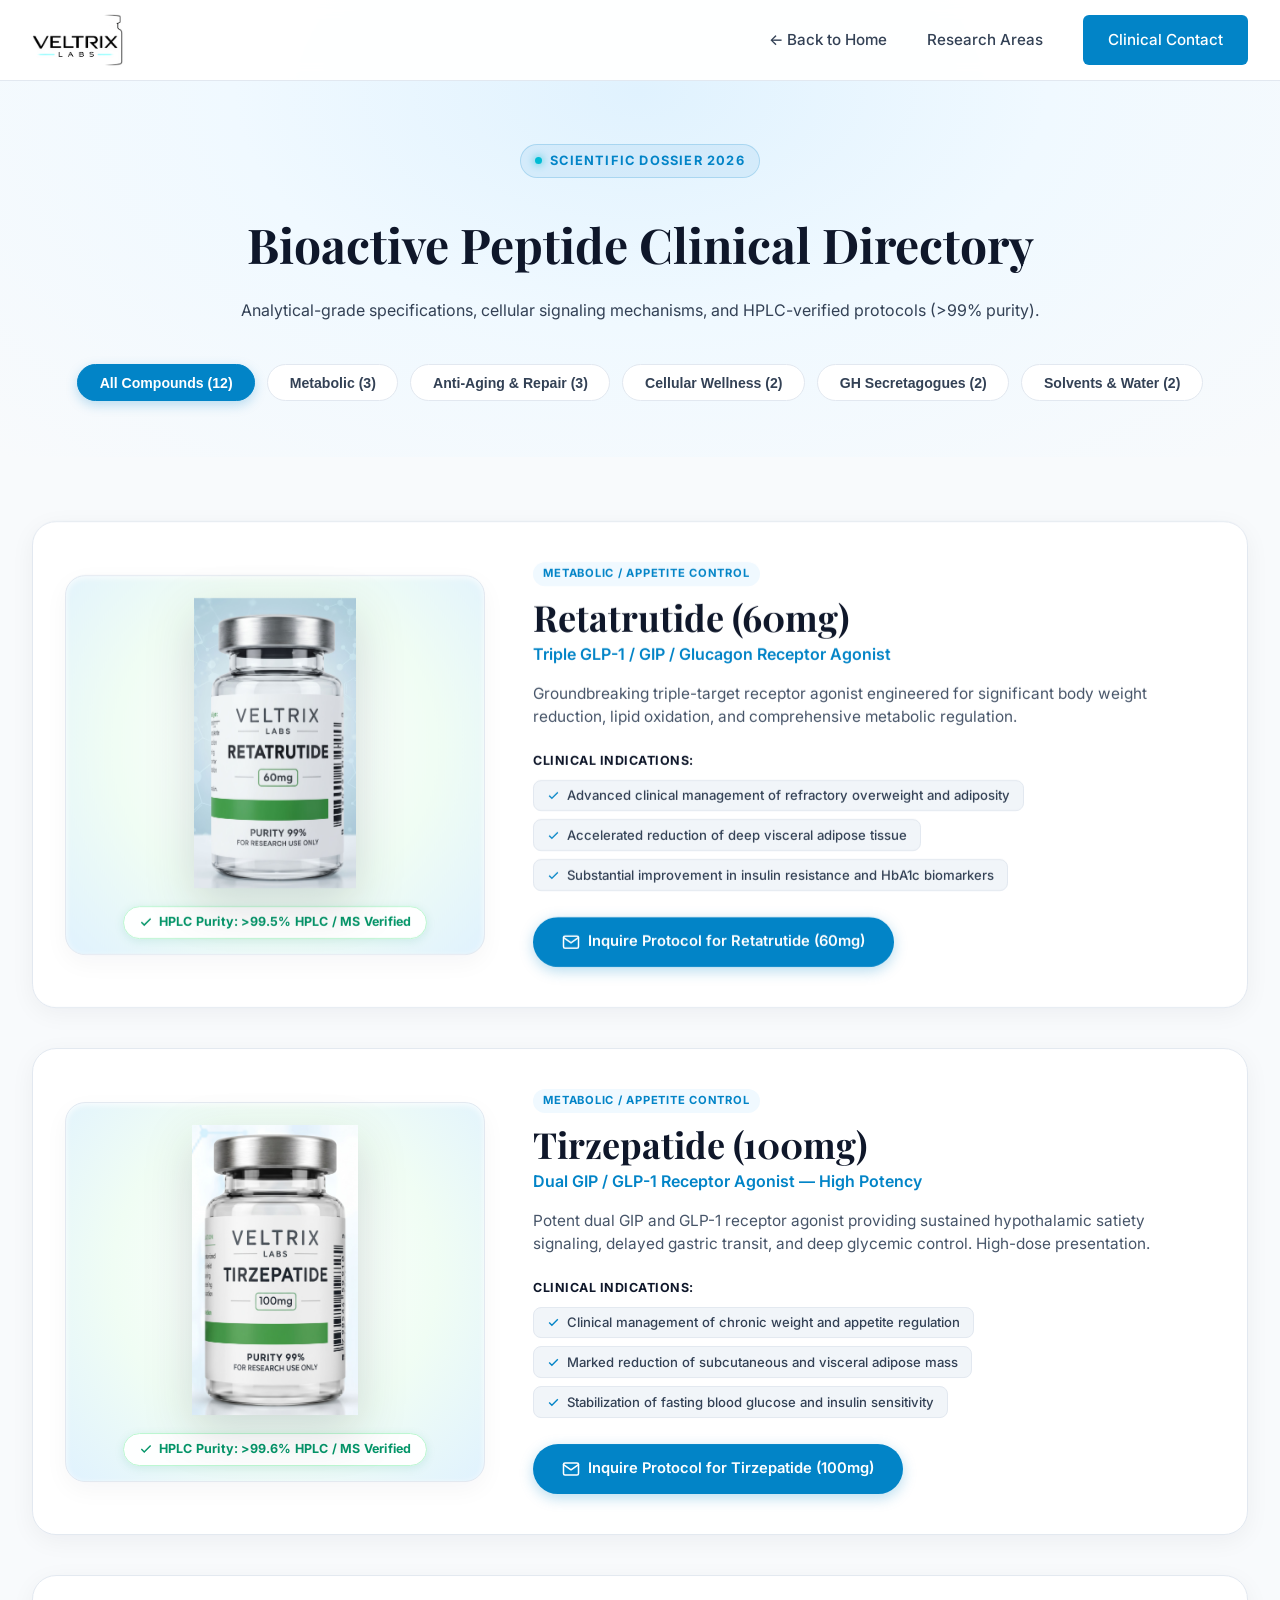
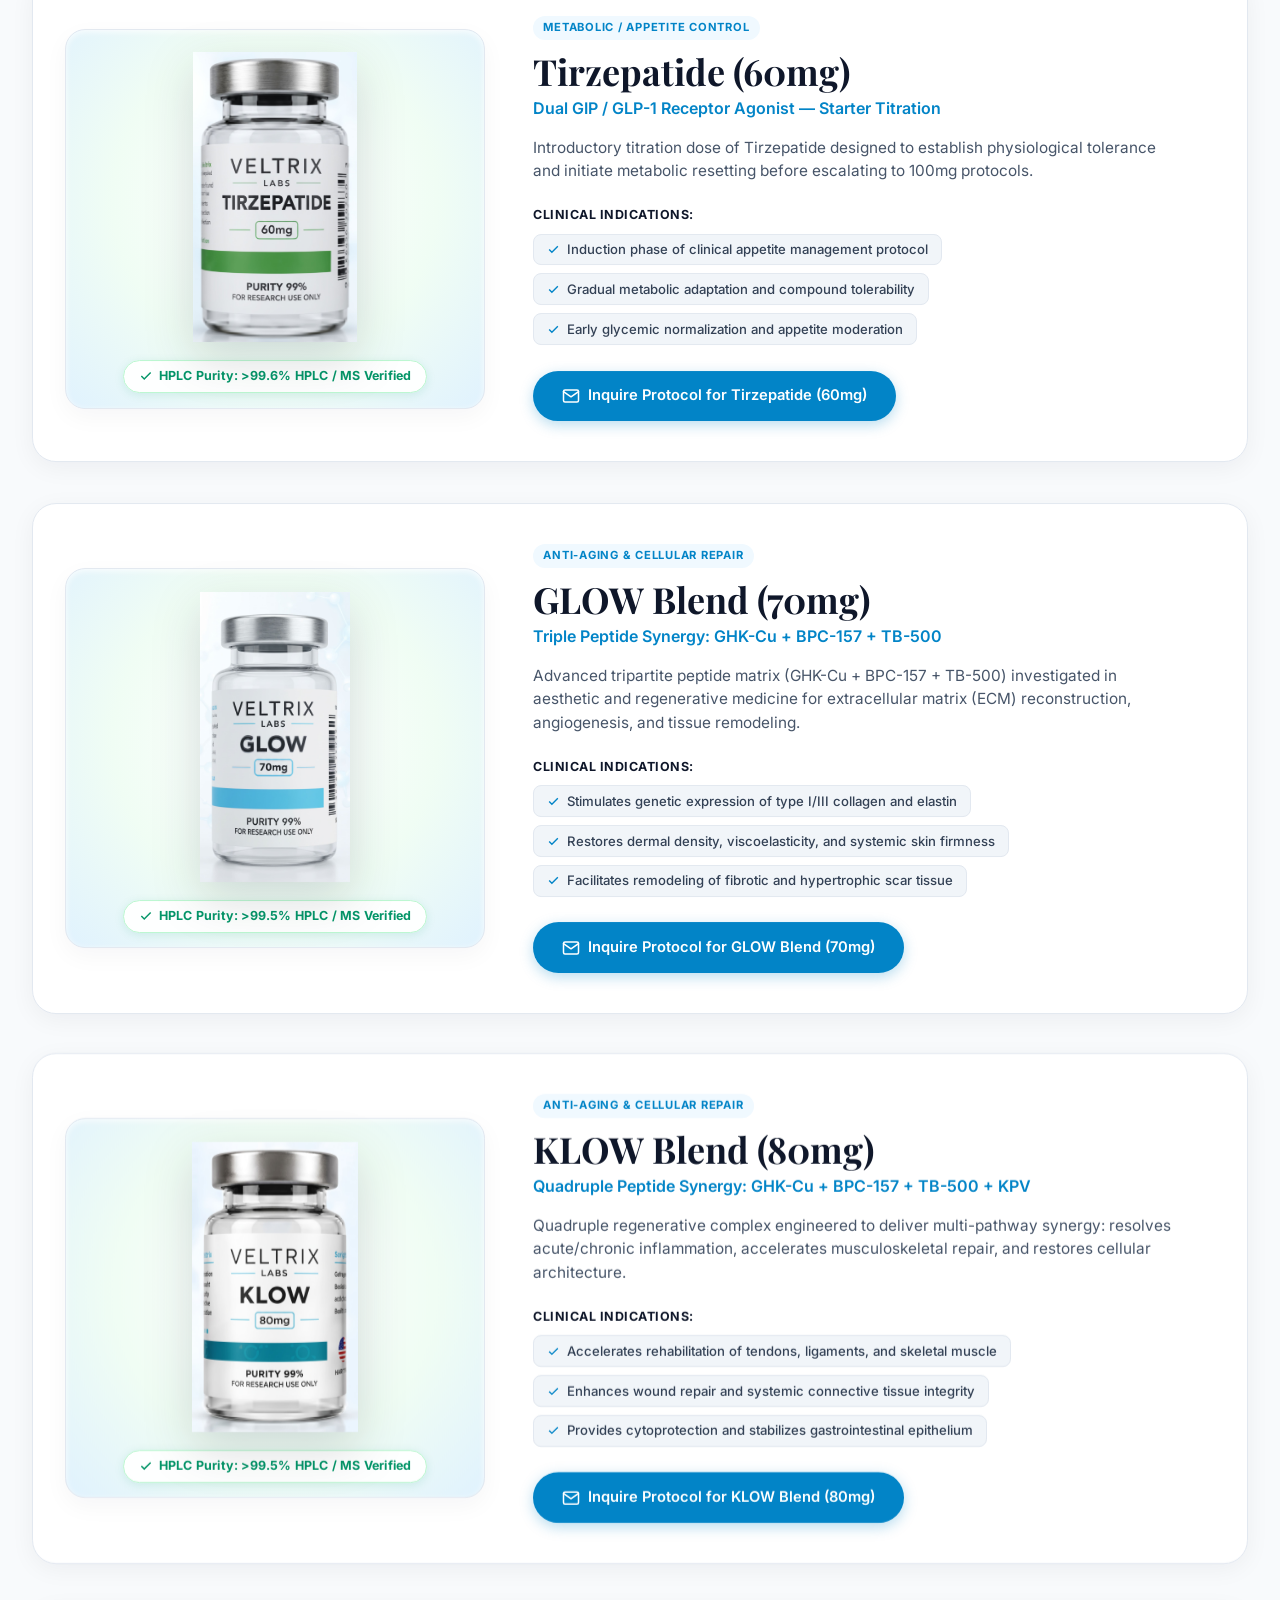
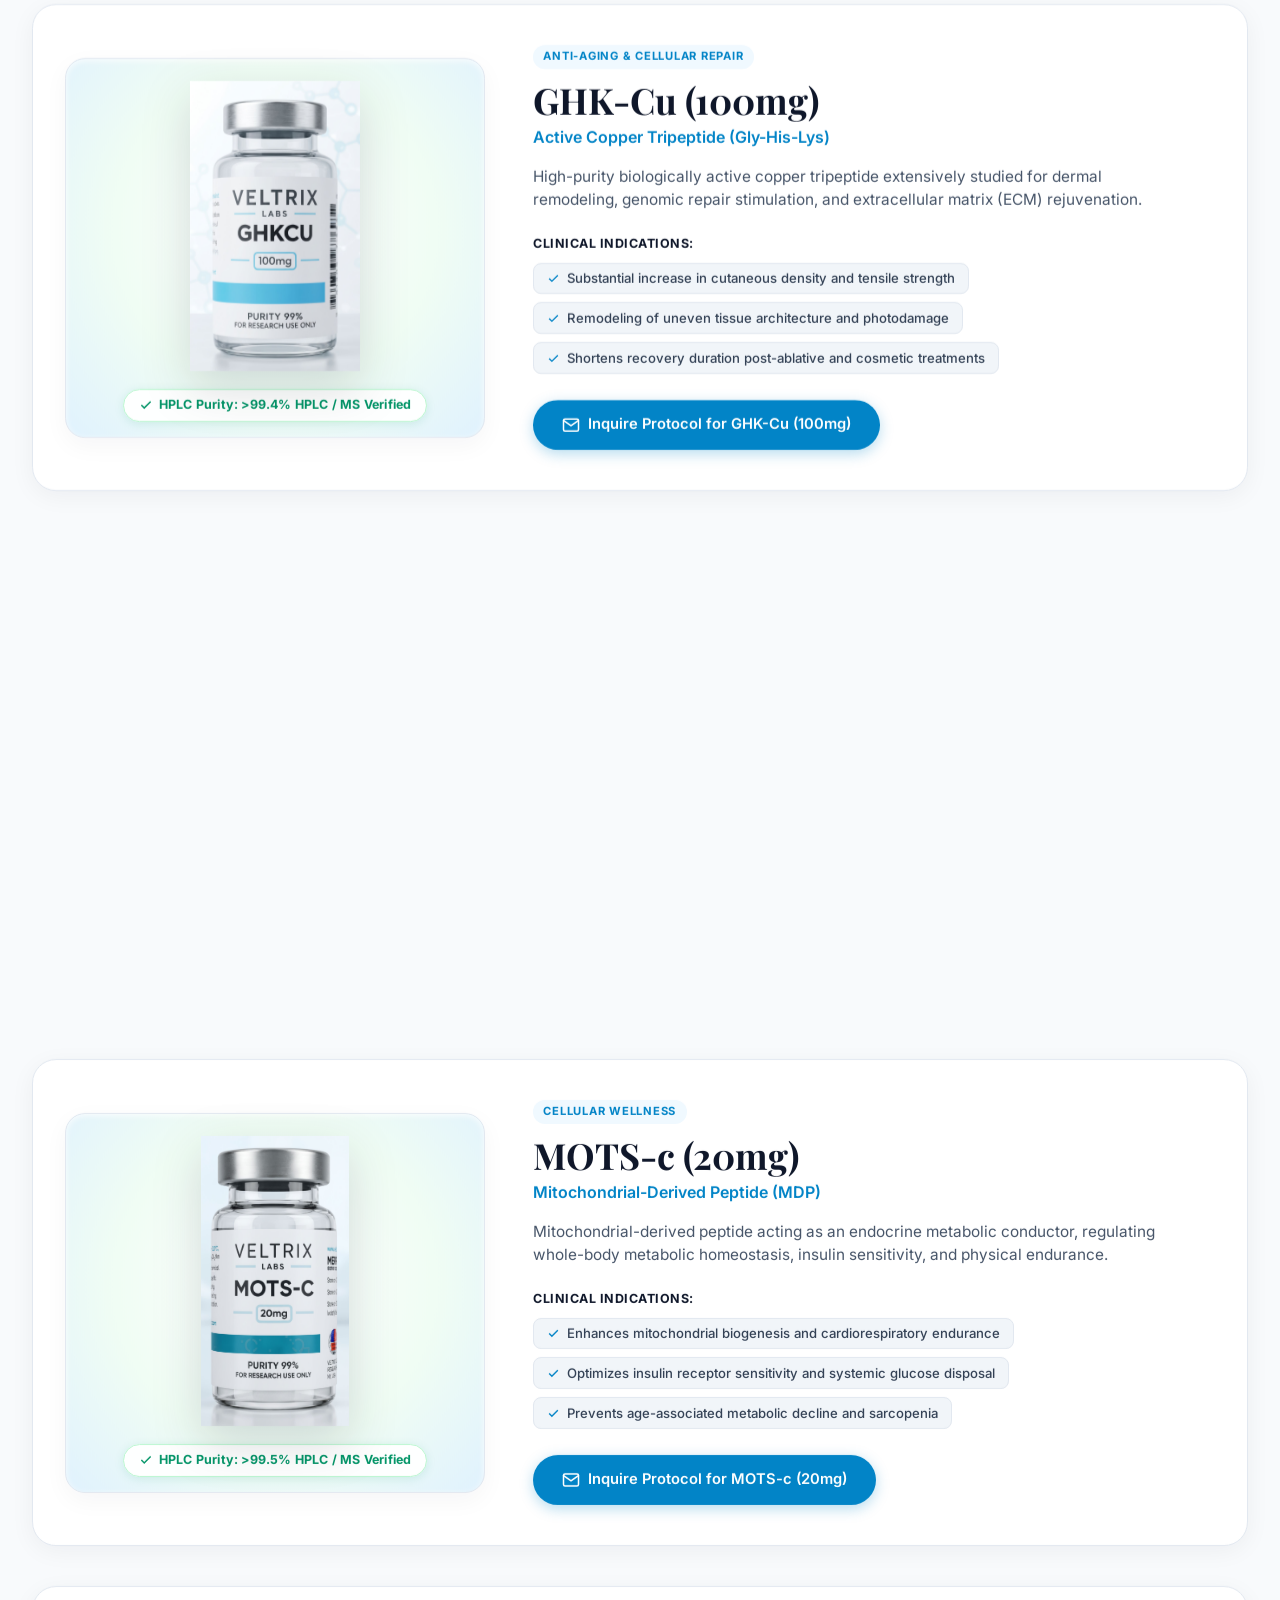
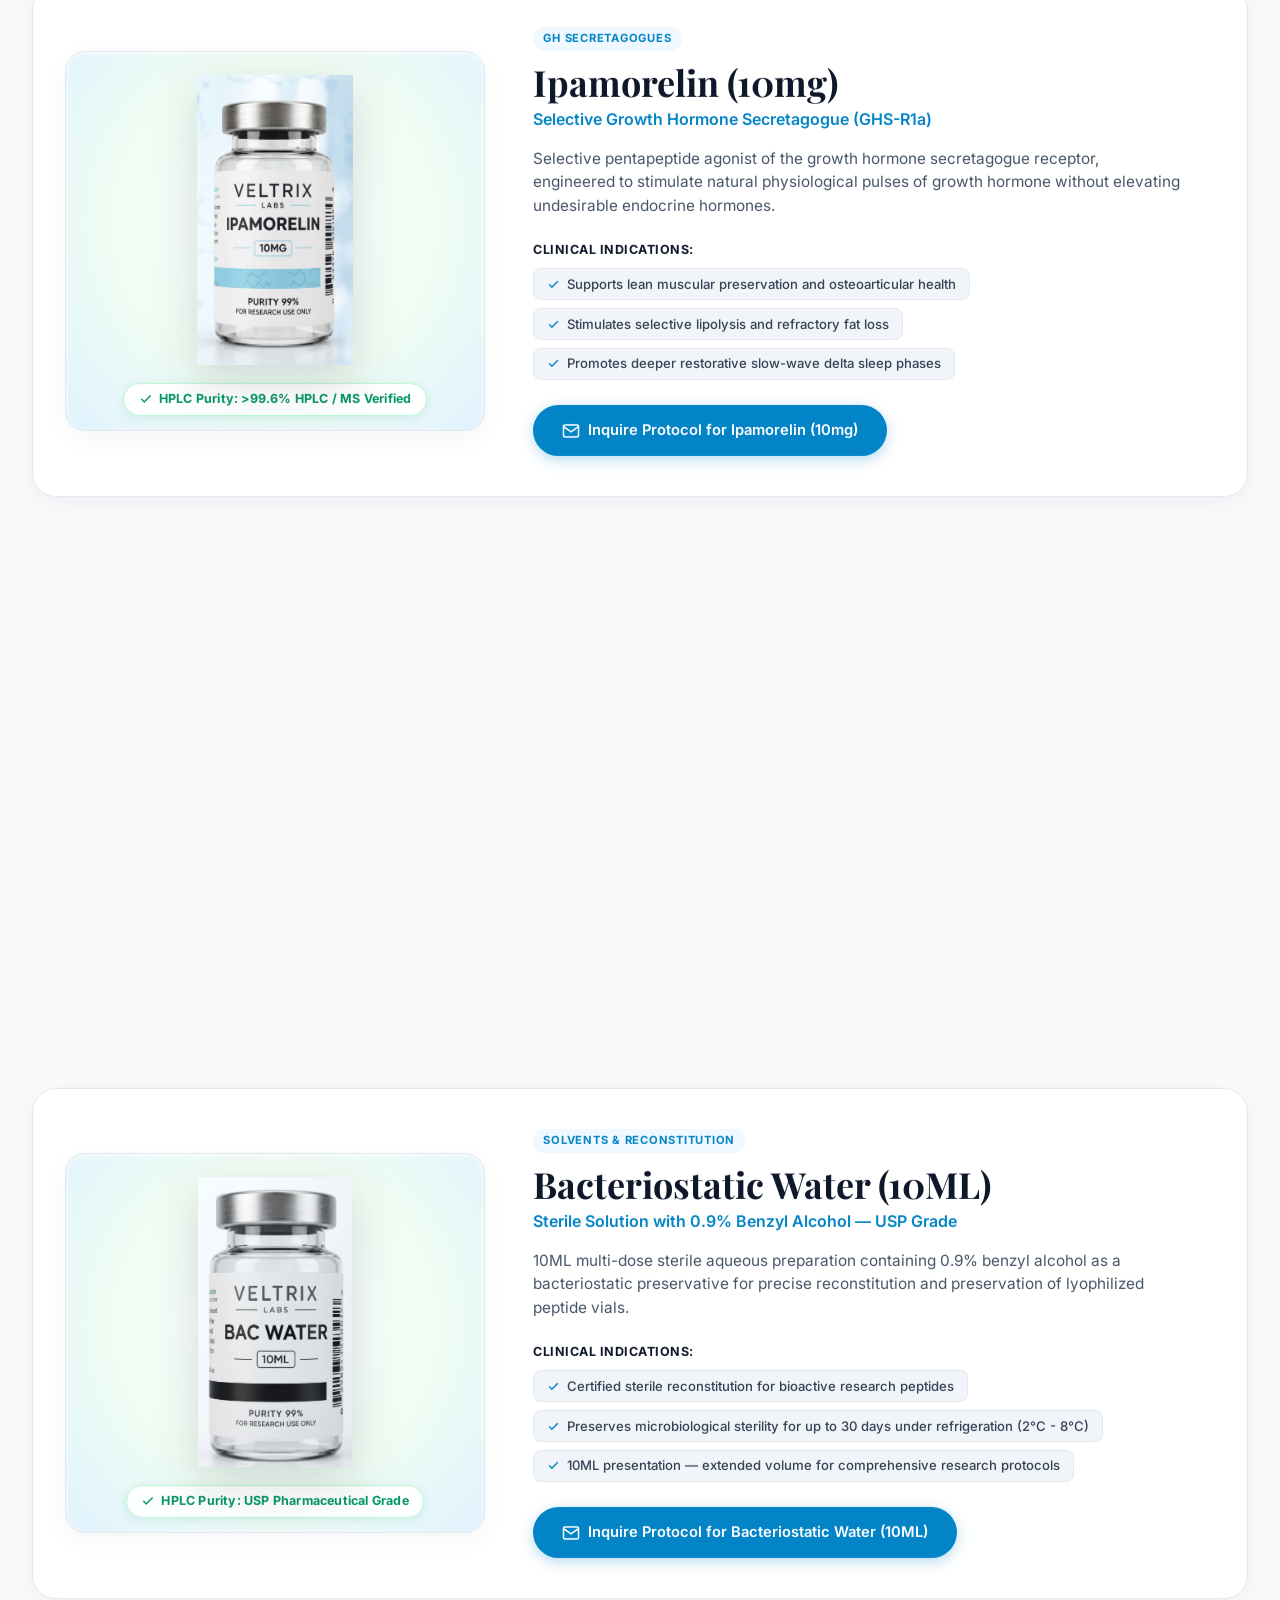
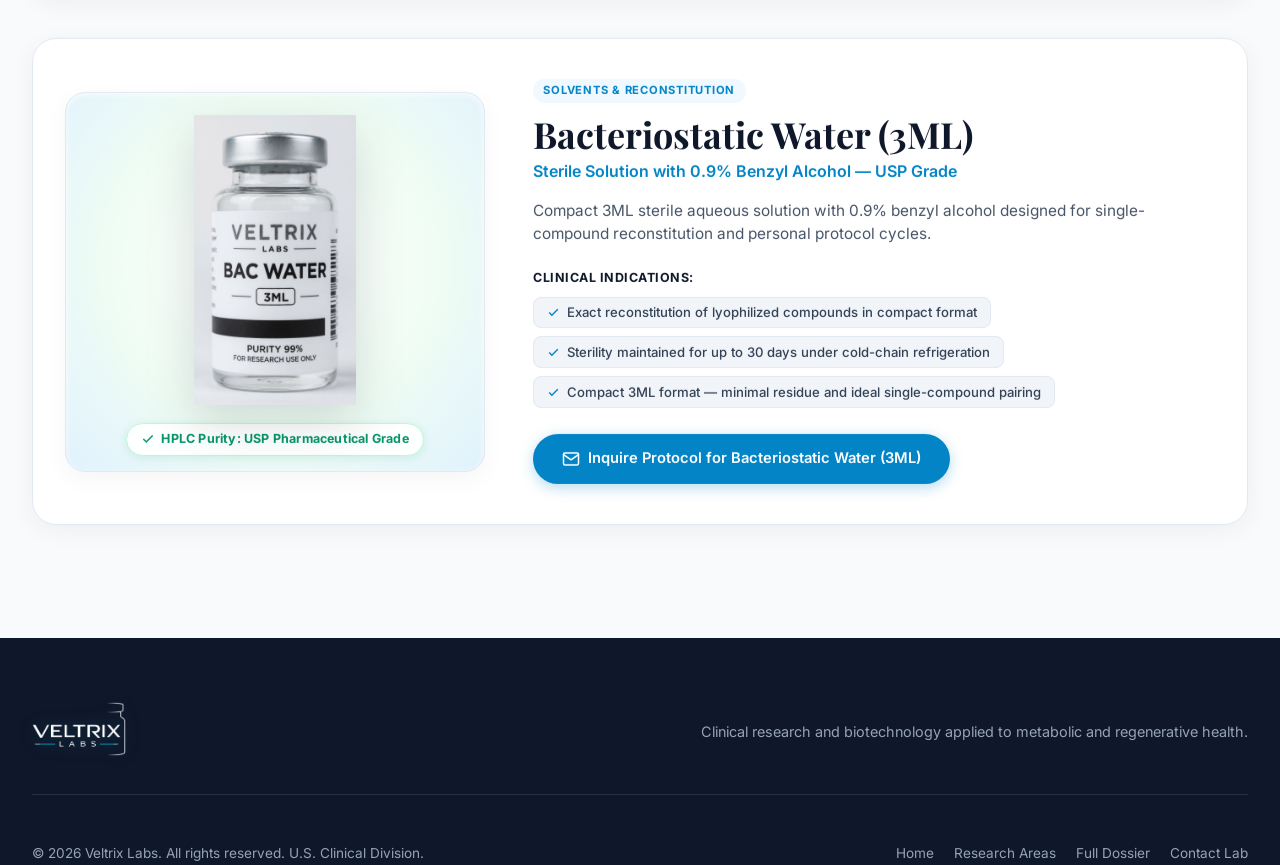
<file: products/index.html>
<!DOCTYPE html>
<html lang="en">

<head>
  <meta charset="UTF-8" />
  <meta name="viewport" content="width=device-width, initial-scale=1.0" />
  <title>Clinical Peptide Dossier | Veltrix Labs</title>
  <meta name="description"
    content="Comprehensive clinical dossier of bioactive peptides by Veltrix Labs: Retatrutide, BPC-157, GHK-Cu, TB-500, KPV, NAD+, GH Secretagogues, and Reconstitution Solvents." />
  <link rel="preconnect" href="https://fonts.googleapis.com" />
  <link rel="preconnect" href="https://fonts.gstatic.com" crossorigin />
  <link
    href="https://fonts.googleapis.com/css2?family=Inter:wght@300;400;500;600;700&family=Playfair+Display:wght@600;700&display=swap"
    rel="stylesheet" />
  <base href="../" />
  <link rel="icon" type="image/png" href="images/logo/logo-hd.png" />
  <link rel="stylesheet" href="style.css?v=5.9" />
  <script>document.documentElement.classList.add('js-reveal');</script>
</head>

<body>
  <!-- HEADER -->
  <header class="header" id="header">
    <div class="container header-container">
      <a href="./" class="logo" aria-label="Veltrix Labs">
        <img src="images/logo/logo-hd.png" alt="Veltrix Labs" class="site-logo-img" style="height: 52px; width: auto; max-height: 54px; display: block;">
      </a>
      <nav class="nav-links">
        <a href="./">&larr; Back to Home</a>
        <a href="./#research">Research Areas</a>
        <a href="./#contact" class="btn btn-primary">Clinical Contact</a>
      </nav>
      <button class="mobile-menu-btn" aria-label="Menu">
        <svg width="24" height="24" viewBox="0 0 24 24" fill="none" stroke="currentColor" stroke-width="2">
          <path d="M3 12h18M3 6h18M3 18h18" />
        </svg>
      </button>
    </div>
  </header>

  <!-- DOSSIER HERO -->
  <section class="dossier-hero">
    <div class="container">
      <div class="dossier-hero-content">
        <span class="eyebrow">Scientific Dossier 2026</span>
        <h1>Bioactive Peptide Clinical Directory</h1>
        <p>Analytical-grade specifications, cellular signaling mechanisms, and HPLC-verified protocols (&gt;99% purity).</p>
      </div>

      <!-- FILTER TABS -->
      <div class="dossier-filters">
        <button class="filter-tab active" data-filter="all">All Compounds (12)</button>
        <button class="filter-tab" data-filter="metabolic">Metabolic (3)</button>
        <button class="filter-tab" data-filter="antiaging">Anti-Aging &amp; Repair (3)</button>
        <button class="filter-tab" data-filter="wellness">Cellular Wellness (2)</button>
        <button class="filter-tab" data-filter="secretagogos">GH Secretagogues (2)</button>
        <button class="filter-tab" data-filter="solventes">Solvents &amp; Water (2)</button>
      </div>
    </div>
  </section>

  <!-- DOSSIER GRID -->
  <section class="dossier-section">
    <div class="container">
      <div class="dossier-cards-grid" id="dossierGrid">
        <!-- Rendered dynamically from products-data.js -->
      </div>
    </div>
  </section>

  <!-- FOOTER -->
  <footer class="footer">
    <div class="container">
      <div class="footer-top">
        <div class="footer-logo">
          <a href="./" class="logo" aria-label="Veltrix Labs">
            <img src="images/logo/logo-white-hd.png" alt="Veltrix Labs" class="site-footer-logo-img" style="height: 54px; width: auto; max-height: 56px; display: block;">
          </a>
        </div>
        <p style="color: #94a3b8; font-size: 0.9rem;">Clinical research and biotechnology applied to metabolic and regenerative health.</p>
      </div>
      <hr class="footer-divider">
      <div class="footer-bottom">
        <p>&copy; 2026 Veltrix Labs. All rights reserved. U.S. Clinical Division.</p>
        <div class="footer-legal">
          <a href="./">Home</a>
          <a href="./#research">Research Areas</a>
          <a href="products">Full Dossier</a>
          <a href="./#contact">Contact Lab</a>
        </div>
      </div>
    </div>
  </footer>

  <script src="products-data.js?v=5.7"></script>
  <script>
    document.addEventListener('DOMContentLoaded', () => {
      const grid = document.getElementById('dossierGrid');
      if (!grid || typeof PRODUCTS_DATA === 'undefined') return;

      function renderCards(filter = 'all') {
        grid.innerHTML = '';
        Object.values(PRODUCTS_DATA).forEach(prod => {
          // Category matching
          let match = false;
          const cat = prod.category.toLowerCase();
          if (filter === 'all') match = true;
          else if (filter === 'metabolic' && (cat.includes('metab') || cat.includes('apetito') || cat.includes('appetite'))) match = true;
          else if (filter === 'antiaging' && (cat.includes('anti-aging') || cat.includes('reparaci') || cat.includes('repair'))) match = true;
          else if (filter === 'wellness' && cat.includes('wellness')) match = true;
          else if (filter === 'secretagogos' && cat.includes('secretagog')) match = true;
          else if (filter === 'solventes' && (cat.includes('solvent') || cat.includes('solvente') || cat.includes('reconstitu') || cat.includes('water'))) match = true;

          if (!match) return;

          const card = document.createElement('div');
          card.className = 'dossier-full-card';
          card.id = prod.id;

          const topIndications = (prod.indications || []).slice(0, 3);

          card.innerHTML = `
            <div class="dossier-card-showcase">
              <div class="dossier-card-img-col">
                <img src="${prod.image}" alt="${prod.name}" class="dossier-vial-img">
                <div class="dossier-purity-tag">
                  <svg width="14" height="14" viewBox="0 0 24 24" fill="none" stroke="currentColor" stroke-width="2.5"><polyline points="20 6 9 17 4 12"></polyline></svg>
                  <span>HPLC Purity: ${prod.purity}</span>
                </div>
              </div>
              <div class="dossier-card-info-col">
                <span class="compound-tag">${prod.category}</span>
                <h2 class="dossier-product-title">${prod.name}</h2>
                <span class="dossier-badge-sub">${prod.badge}</span>

                <p class="summary-text">${prod.summary}</p>
                

                <div class="dossier-indications-box">
                  <span class="indications-label">Clinical Indications:</span>
                  <div class="dossier-indications-chips">
                    ${topIndications.map(ind => `
                      <div class="chip-item">
                        <svg viewBox="0 0 24 24" width="13" height="13" fill="none" stroke="currentColor" stroke-width="2.5">
                          <polyline points="20 6 9 17 4 12"></polyline>
                        </svg>
                        <span>${ind}</span>
                      </div>
                    `).join('')}
                  </div>
                </div>

                <div class="dossier-card-action">
                  <a href="./#contact" class="btn btn-primary dossier-cta-btn">
                    <svg viewBox="0 0 24 24" width="18" height="18" fill="none" stroke="currentColor" stroke-width="2" stroke-linecap="round" stroke-linejoin="round">
                      <path d="M4 4h16c1.1 0 2 .9 2 2v12c0 1.1-.9 2-2 2H4c-1.1 0-2-.9-2-2V6c0-1.1.9-2 2-2z"></path>
                      <polyline points="22,6 12,13 2,6"></polyline>
                    </svg>
                    Inquire Protocol for ${prod.name}
                  </a>
                </div>
              </div>
            </div>
          `;
          card.classList.add('scroll-animate');
          grid.appendChild(card);
        });

        // Initialize high-performance progressive scroll reveal
        initDossierScrollReveal();
      }

      function initDossierScrollReveal() {
        const cards = document.querySelectorAll('.dossier-full-card');
        if (!cards.length) return;

        // If IntersectionObserver is available, use it for silky-smooth, reliable reveals
        if ('IntersectionObserver' in window) {
          const observer = new IntersectionObserver((entries, obs) => {
            entries.forEach(entry => {
              if (entry.isIntersecting) {
                entry.target.classList.add('in-view');
                obs.unobserve(entry.target);
              }
            });
          }, {
            root: null,
            rootMargin: '0px 0px -15% 0px', // Triggers when card is 15% inside the screen
            threshold: 0.08
          });

          cards.forEach((c, index) => {
            const rect = c.getBoundingClientRect();
            if (rect.top < window.innerHeight) {
              c.style.transitionDelay = `${(index % 2) * 0.08}s`;
            }
            observer.observe(c);
          });
        } else {
          // Fallback scroll listener
          function checkScroll() {
            const trigger = window.innerHeight * 0.82;
            cards.forEach(c => {
              if (c.classList.contains('in-view')) return;
              const rect = c.getBoundingClientRect();
              if (rect.top <= trigger && rect.bottom >= 0) {
                c.classList.add('in-view');
              }
            });
          }
          window.addEventListener('scroll', checkScroll, { passive: true });
          checkScroll();
        }
      }

      renderCards();

      // Filter tabs interaction
      document.querySelectorAll('.filter-tab').forEach(tab => {
        tab.addEventListener('click', () => {
          document.querySelectorAll('.filter-tab').forEach(t => t.classList.remove('active'));
          tab.classList.add('active');
          renderCards(tab.dataset.filter);
        });
      });

      // Handle hash anchor jump or category filter
      function checkHashRoute() {
        if (!window.location.hash) return;
        const hashVal = window.location.hash.replace('#', '');
        const matchingTab = document.querySelector(`.filter-tab[data-filter="${hashVal}"]`);
        if (matchingTab) {
          document.querySelectorAll('.filter-tab').forEach(t => t.classList.remove('active'));
          matchingTab.classList.add('active');
          renderCards(hashVal);
        } else {
          setTimeout(() => {
            const el = document.querySelector(window.location.hash);
            if (el) el.scrollIntoView({ behavior: 'smooth', block: 'center' });
          }, 200);
        }
      }

      checkHashRoute();
      window.addEventListener('hashchange', checkHashRoute);

      // Back to top floating button
      const backBtn = document.getElementById('backToTopBtn');
      if (backBtn) {
        function toggleBackBtn() {
          const scrollPos = window.pageYOffset || document.documentElement.scrollTop || document.body.scrollTop || 0;
          if (scrollPos > 300) {
            backBtn.classList.add('visible');
          } else {
            backBtn.classList.remove('visible');
          }
        }
        window.addEventListener('scroll', toggleBackBtn, { passive: true });
        window.addEventListener('resize', toggleBackBtn, { passive: true });
        toggleBackBtn();

        backBtn.addEventListener('click', (e) => {
          e.preventDefault();
          window.scrollTo({ top: 0, behavior: 'smooth' });
        });
      }
    });
  </script>

  <!-- BACK TO TOP FLOATING BUTTON -->
  <button id="backToTopBtn" class="back-to-top-btn" aria-label="Return to top" title="Return to top"
    style="position: fixed !important; bottom: 2.2rem !important; right: 2.2rem !important; width: 50px !important; height: 50px !important; border-radius: 50% !important; background: linear-gradient(135deg, #0284c7 0%, #0369a1 100%) !important; border: 2px solid rgba(255,255,255,0.4) !important; cursor: pointer !important; display: flex !important; align-items: center !important; justify-content: center !important; box-shadow: 0 8px 24px rgba(2,132,199,0.45), 0 3px 8px rgba(0,0,0,0.2) !important; opacity: 0; visibility: hidden; pointer-events: none; transform: translateY(20px) scale(0.85); transition: opacity 0.35s cubic-bezier(0.16,1,0.3,1), transform 0.35s cubic-bezier(0.16,1,0.3,1), visibility 0.35s ease, background 0.25s ease, box-shadow 0.25s ease; z-index: 999999 !important; outline: none;">
    <svg width="22" height="22" viewBox="0 0 24 24" fill="none" stroke="#ffffff" stroke-width="2.5" stroke-linecap="round" stroke-linejoin="round" style="display: block; stroke: #ffffff; pointer-events: none;">
      <polyline points="18 15 12 9 6 15"></polyline>
    </svg>
  </button>
</body>
</html>
</file>
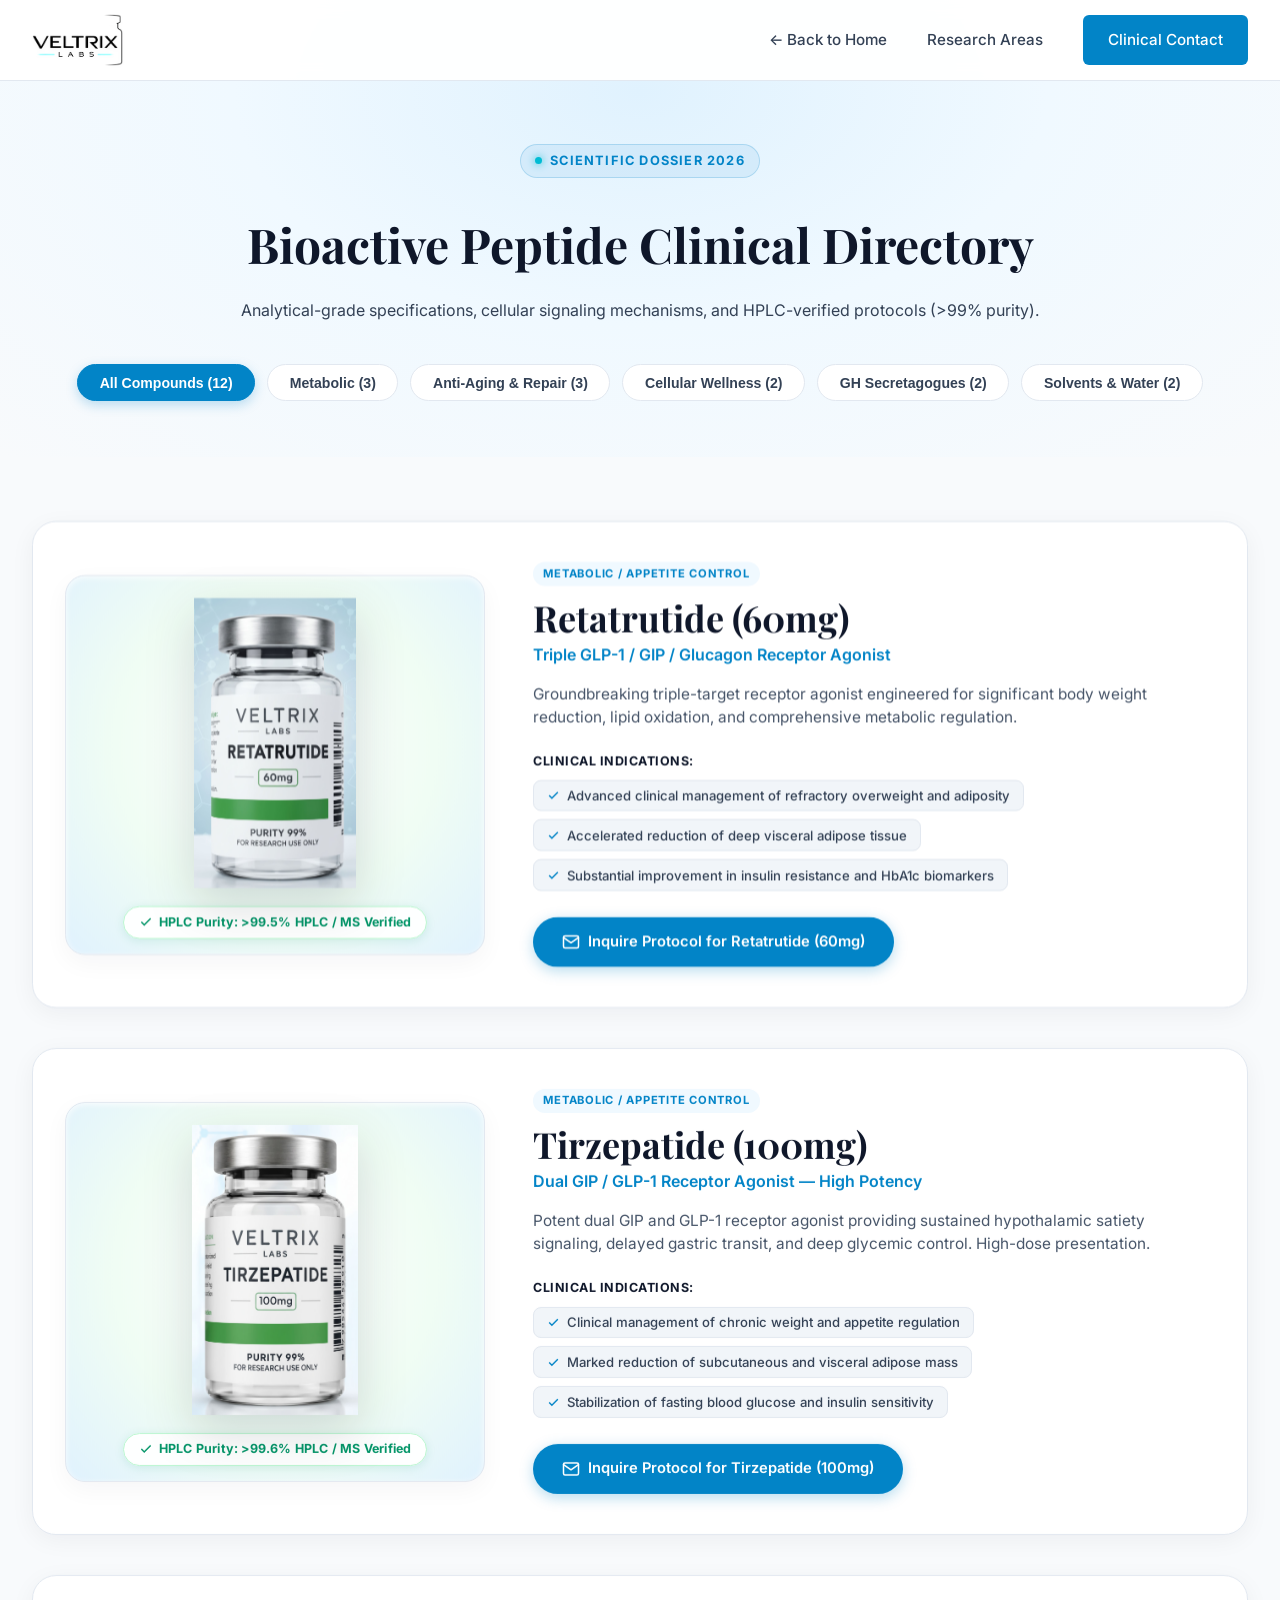
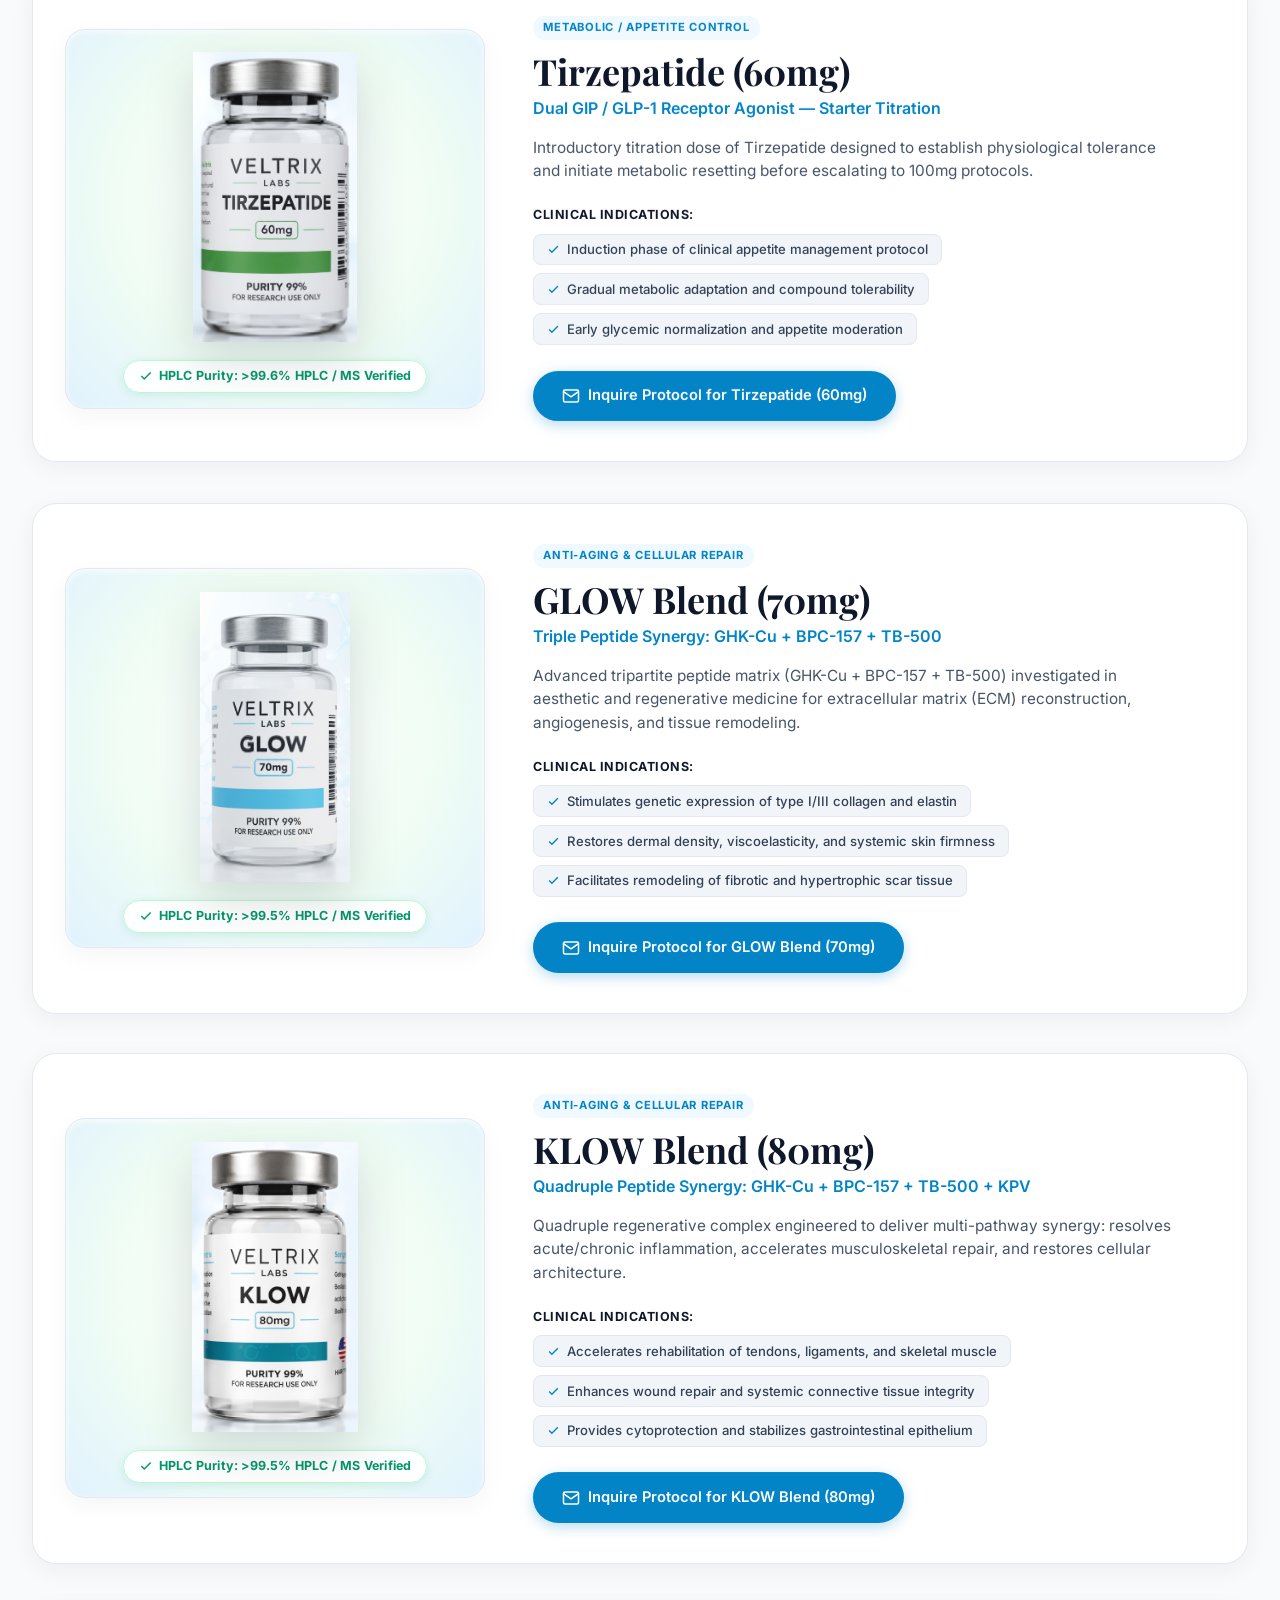
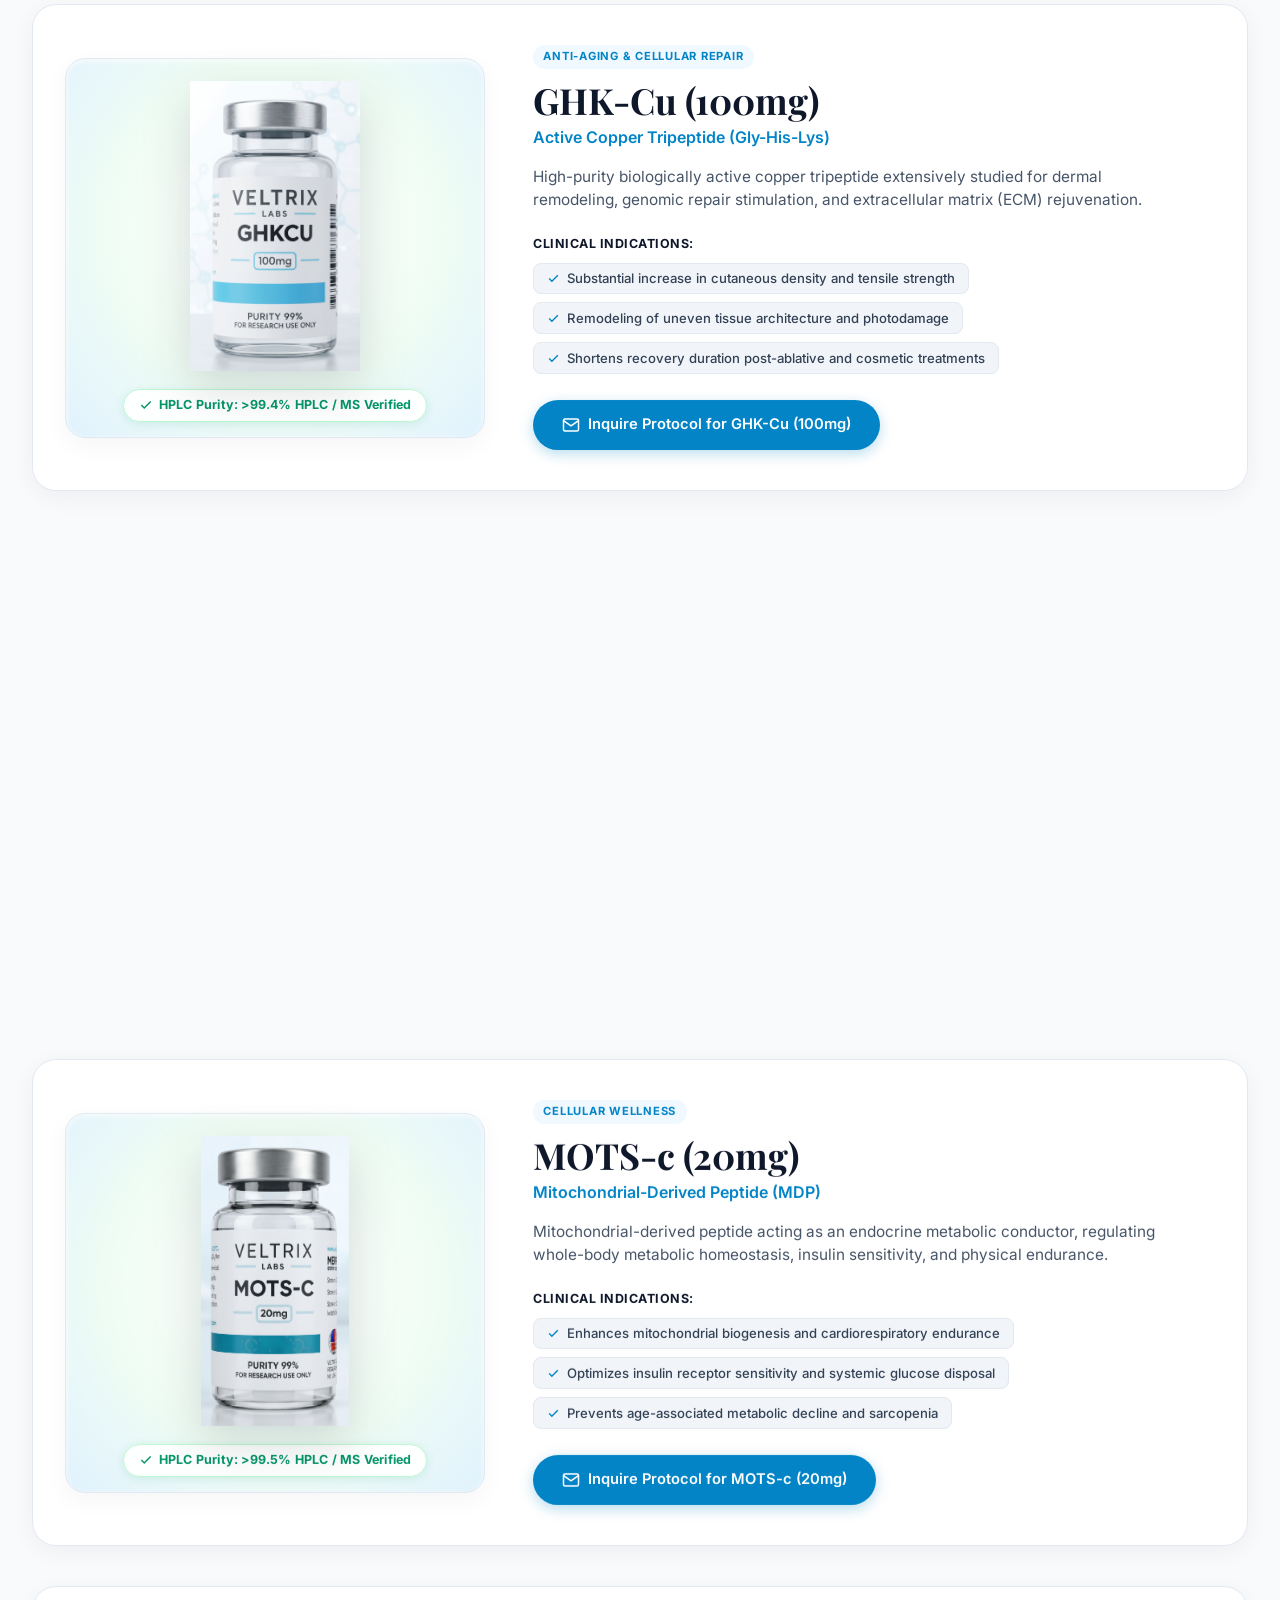
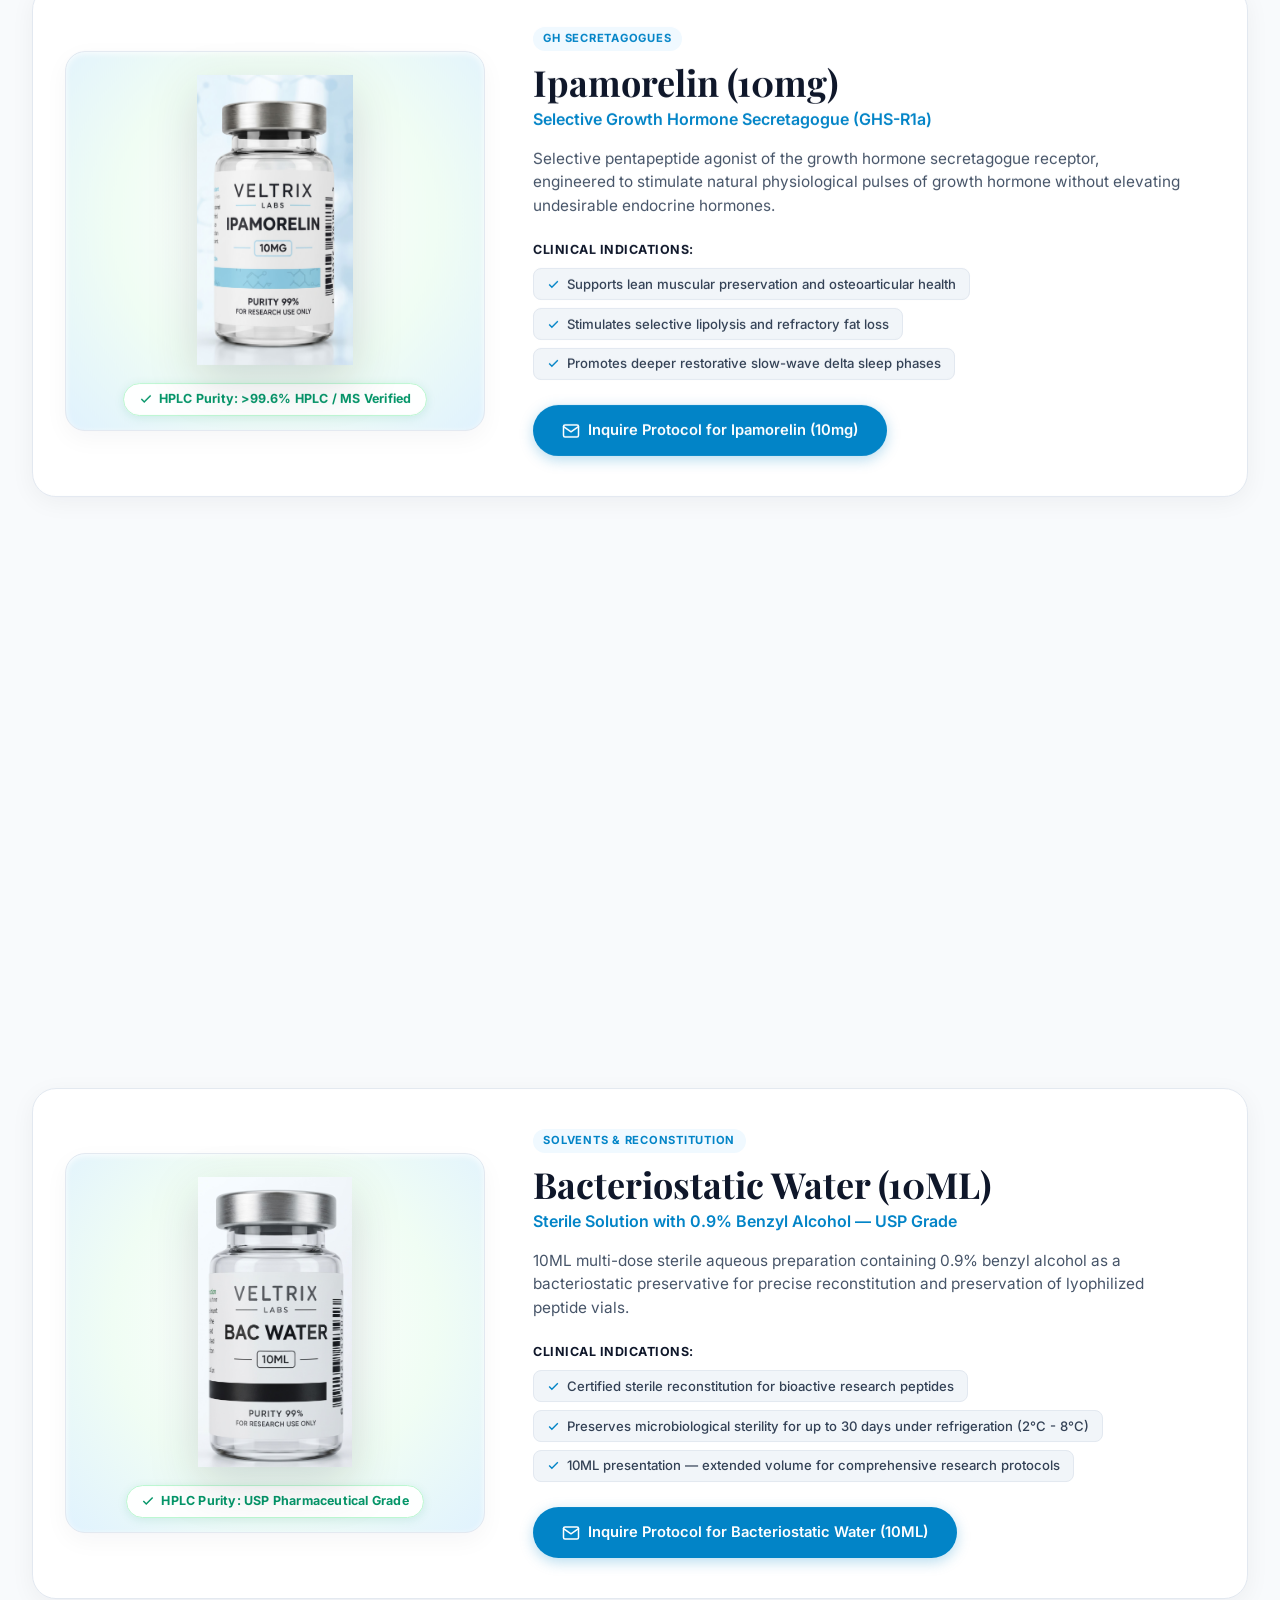
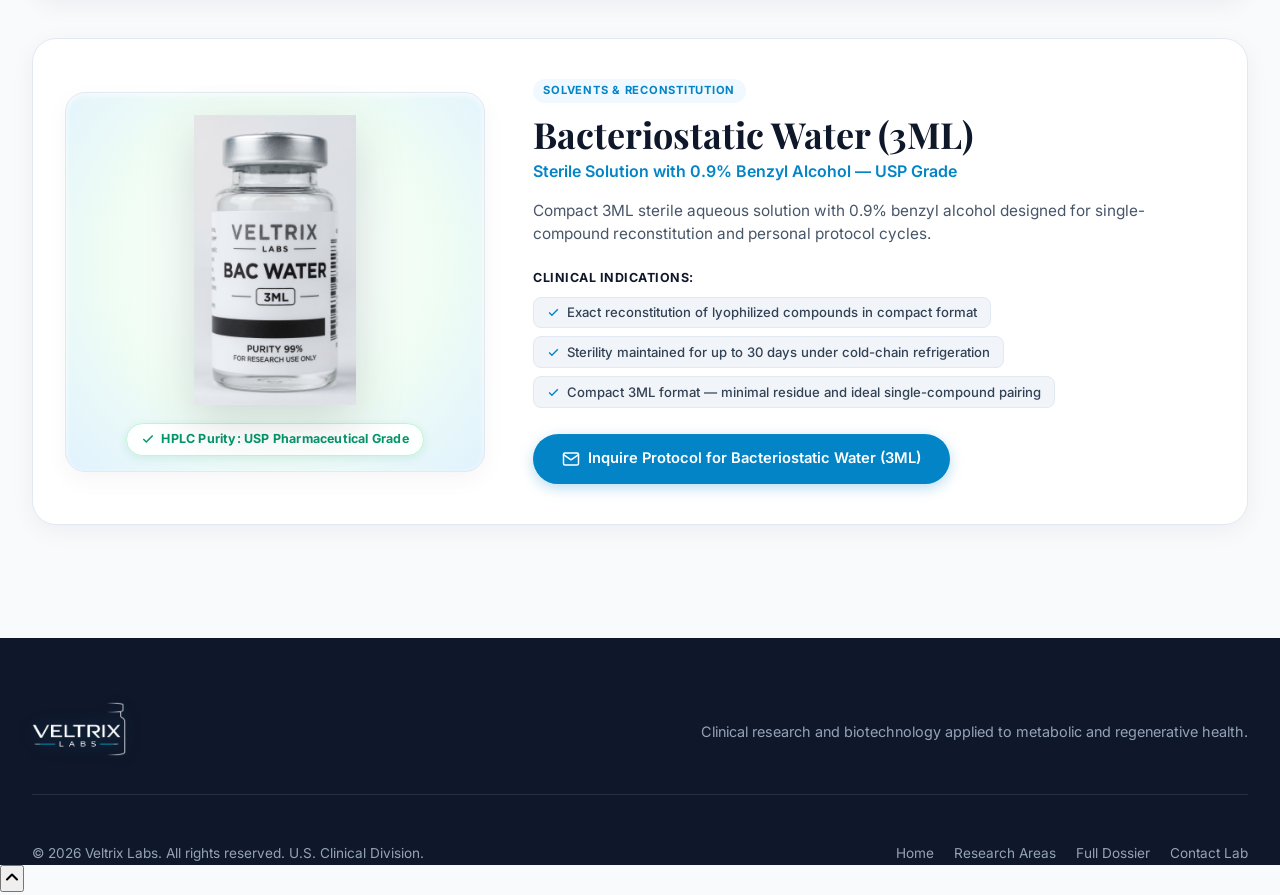
<file: productos.html>
<!DOCTYPE html>
<html lang="en">

<head>
  <meta charset="UTF-8" />
  <meta name="viewport" content="width=device-width, initial-scale=1.0" />
  <title>Clinical Peptide Dossier | Veltrix Labs</title>
  <meta name="description"
    content="Comprehensive clinical dossier of bioactive peptides by Veltrix Labs: Retatrutide, BPC-157, GHK-Cu, TB-500, KPV, NAD+, GH Secretagogues, and Reconstitution Solvents." />
  <link rel="preconnect" href="https://fonts.googleapis.com" />
  <link rel="preconnect" href="https://fonts.gstatic.com" crossorigin />
  <link
    href="https://fonts.googleapis.com/css2?family=Inter:wght@300;400;500;600;700&family=Playfair+Display:wght@600;700&display=swap"
    rel="stylesheet" />
  <link rel="icon" type="image/png" href="images/logo/logo-hd.png" />
  <link rel="stylesheet" href="style.css?v=5.9" />
  <script>document.documentElement.classList.add('js-reveal');</script>
</head>

<body>
  <!-- HEADER -->
  <header class="header" id="header">
    <div class="container header-container">
      <a href="./" class="logo" aria-label="Veltrix Labs">
        <img src="images/logo/logo-hd.png" alt="Veltrix Labs" class="site-logo-img" style="height: 52px; width: auto; max-height: 54px; display: block;">
      </a>
      <nav class="nav-links">
        <a href="./">&larr; Back to Home</a>
        <a href="./#research">Research Areas</a>
        <a href="./#contact" class="btn btn-primary">Clinical Contact</a>
      </nav>
      <button class="mobile-menu-btn" aria-label="Menu">
        <svg width="24" height="24" viewBox="0 0 24 24" fill="none" stroke="currentColor" stroke-width="2">
          <path d="M3 12h18M3 6h18M3 18h18" />
        </svg>
      </button>
    </div>
  </header>

  <!-- DOSSIER HERO -->
  <section class="dossier-hero">
    <div class="container">
      <div class="dossier-hero-content">
        <span class="eyebrow">Scientific Dossier 2026</span>
        <h1>Bioactive Peptide Clinical Directory</h1>
        <p>Analytical-grade specifications, cellular signaling mechanisms, and HPLC-verified protocols (&gt;99% purity).</p>
      </div>

      <!-- FILTER TABS -->
      <div class="dossier-filters">
        <button class="filter-tab active" data-filter="all">All Compounds (12)</button>
        <button class="filter-tab" data-filter="metabolic">Metabolic (3)</button>
        <button class="filter-tab" data-filter="antiaging">Anti-Aging &amp; Repair (3)</button>
        <button class="filter-tab" data-filter="wellness">Cellular Wellness (2)</button>
        <button class="filter-tab" data-filter="secretagogos">GH Secretagogues (2)</button>
        <button class="filter-tab" data-filter="solventes">Solvents &amp; Water (2)</button>
      </div>
    </div>
  </section>

  <!-- DOSSIER GRID -->
  <section class="dossier-section">
    <div class="container">
      <div class="dossier-cards-grid" id="dossierGrid">
        <!-- Rendered dynamically from products-data.js -->
      </div>
    </div>
  </section>

  <!-- FOOTER -->
  <footer class="footer">
    <div class="container">
      <div class="footer-top">
        <div class="footer-logo">
          <a href="./" class="logo" aria-label="Veltrix Labs">
            <img src="images/logo/logo-white-hd.png" alt="Veltrix Labs" class="site-footer-logo-img" style="height: 54px; width: auto; max-height: 56px; display: block;">
          </a>
        </div>
        <p style="color: #94a3b8; font-size: 0.9rem;">Clinical research and biotechnology applied to metabolic and regenerative health.</p>
      </div>
      <hr class="footer-divider">
      <div class="footer-bottom">
        <p>&copy; 2026 Veltrix Labs. All rights reserved. U.S. Clinical Division.</p>
        <div class="footer-legal">
          <a href="./">Home</a>
          <a href="./#research">Research Areas</a>
          <a href="products">Full Dossier</a>
          <a href="./#contact">Contact Lab</a>
        </div>
      </div>
    </div>
  </footer>

  <script src="products-data.js?v=5.7"></script>
  <script>
    document.addEventListener('DOMContentLoaded', () => {
      const grid = document.getElementById('dossierGrid');
      if (!grid || typeof PRODUCTS_DATA === 'undefined') return;

      function renderCards(filter = 'all') {
        grid.innerHTML = '';
        Object.values(PRODUCTS_DATA).forEach(prod => {
          // Category matching
          let match = false;
          const cat = prod.category.toLowerCase();
          if (filter === 'all') match = true;
          else if (filter === 'metabolic' && (cat.includes('metab') || cat.includes('apetito') || cat.includes('appetite'))) match = true;
          else if (filter === 'antiaging' && (cat.includes('anti-aging') || cat.includes('reparaci') || cat.includes('repair'))) match = true;
          else if (filter === 'wellness' && cat.includes('wellness')) match = true;
          else if (filter === 'secretagogos' && cat.includes('secretagog')) match = true;
          else if (filter === 'solventes' && (cat.includes('solvent') || cat.includes('solvente') || cat.includes('reconstitu') || cat.includes('water'))) match = true;

          if (!match) return;

          const card = document.createElement('div');
          card.className = 'dossier-full-card';
          card.id = prod.id;

          const topIndications = (prod.indications || []).slice(0, 3);

          card.innerHTML = `
            <div class="dossier-card-showcase">
              <div class="dossier-card-img-col">
                <img src="${prod.image}" alt="${prod.name}" class="dossier-vial-img">
                <div class="dossier-purity-tag">
                  <svg width="14" height="14" viewBox="0 0 24 24" fill="none" stroke="currentColor" stroke-width="2.5"><polyline points="20 6 9 17 4 12"></polyline></svg>
                  <span>HPLC Purity: ${prod.purity}</span>
                </div>
              </div>
              <div class="dossier-card-info-col">
                <span class="compound-tag">${prod.category}</span>
                <h2 class="dossier-product-title">${prod.name}</h2>
                <span class="dossier-badge-sub">${prod.badge}</span>

                <p class="summary-text">${prod.summary}</p>
                

                <div class="dossier-indications-box">
                  <span class="indications-label">Clinical Indications:</span>
                  <div class="dossier-indications-chips">
                    ${topIndications.map(ind => `
                      <div class="chip-item">
                        <svg viewBox="0 0 24 24" width="13" height="13" fill="none" stroke="currentColor" stroke-width="2.5">
                          <polyline points="20 6 9 17 4 12"></polyline>
                        </svg>
                        <span>${ind}</span>
                      </div>
                    `).join('')}
                  </div>
                </div>

                <div class="dossier-card-action">
                  <a href="./#contact" class="btn btn-primary dossier-cta-btn">
                    <svg viewBox="0 0 24 24" width="18" height="18" fill="none" stroke="currentColor" stroke-width="2" stroke-linecap="round" stroke-linejoin="round">
                      <path d="M4 4h16c1.1 0 2 .9 2 2v12c0 1.1-.9 2-2 2H4c-1.1 0-2-.9-2-2V6c0-1.1.9-2 2-2z"></path>
                      <polyline points="22,6 12,13 2,6"></polyline>
                    </svg>
                    Inquire Protocol for ${prod.name}
                  </a>
                </div>
              </div>
            </div>
          `;
          card.classList.add('scroll-animate');
          grid.appendChild(card);
        });

        // Initialize high-performance progressive scroll reveal
        initDossierScrollReveal();
      }

      function initDossierScrollReveal() {
        const cards = document.querySelectorAll('.dossier-full-card');
        if (!cards.length) return;

        // If IntersectionObserver is available, use it for silky-smooth, reliable reveals
        if ('IntersectionObserver' in window) {
          const observer = new IntersectionObserver((entries, obs) => {
            entries.forEach(entry => {
              if (entry.isIntersecting) {
                entry.target.classList.add('in-view');
                obs.unobserve(entry.target);
              }
            });
          }, {
            root: null,
            rootMargin: '0px 0px -15% 0px', // Triggers when card is 15% inside the screen
            threshold: 0.08
          });

          cards.forEach((c, index) => {
            const rect = c.getBoundingClientRect();
            if (rect.top < window.innerHeight) {
              c.style.transitionDelay = `${(index % 2) * 0.08}s`;
            }
            observer.observe(c);
          });
        } else {
          // Fallback scroll listener
          function checkScroll() {
            const trigger = window.innerHeight * 0.82;
            cards.forEach(c => {
              if (c.classList.contains('in-view')) return;
              const rect = c.getBoundingClientRect();
              if (rect.top <= trigger && rect.bottom >= 0) {
                c.classList.add('in-view');
              }
            });
          }
          window.addEventListener('scroll', checkScroll, { passive: true });
          checkScroll();
        }
      }

      renderCards();

      // Filter tabs interaction
      document.querySelectorAll('.filter-tab').forEach(tab => {
        tab.addEventListener('click', () => {
          document.querySelectorAll('.filter-tab').forEach(t => t.classList.remove('active'));
          tab.classList.add('active');
          renderCards(tab.dataset.filter);
        });
      });

      // Handle hash anchor jump or category filter
      function checkHashRoute() {
        if (!window.location.hash) return;
        const hashVal = window.location.hash.replace('#', '');
        const matchingTab = document.querySelector(`.filter-tab[data-filter="${hashVal}"]`);
        if (matchingTab) {
          document.querySelectorAll('.filter-tab').forEach(t => t.classList.remove('active'));
          matchingTab.classList.add('active');
          renderCards(hashVal);
        } else {
          setTimeout(() => {
            const el = document.querySelector(window.location.hash);
            if (el) el.scrollIntoView({ behavior: 'smooth', block: 'center' });
          }, 200);
        }
      }

      checkHashRoute();
      window.addEventListener('hashchange', checkHashRoute);

      // Back to top floating button
      const backBtn = document.getElementById('backToTopBtn');
      if (backBtn) {
        window.addEventListener('scroll', () => {
          if (window.scrollY > 350) {
            backBtn.classList.add('visible');
          } else {
            backBtn.classList.remove('visible');
          }
        }, { passive: true });

        backBtn.addEventListener('click', () => {
          window.scrollTo({ top: 0, behavior: 'smooth' });
        });
      }
    });
  </script>

  <!-- BACK TO TOP FLOATING BUTTON -->
  <button id="backToTopBtn" class="back-to-top-btn" aria-label="Return to top" title="Return to top">
    <svg width="20" height="20" viewBox="0 0 24 24" fill="none" stroke="currentColor" stroke-width="2.5" stroke-linecap="round" stroke-linejoin="round">
      <polyline points="18 15 12 9 6 15"></polyline>
    </svg>
  </button>
</body>
</html>
</file>
<file: style.css>
:root {
  --color-primary: #0f172a;
  --color-primary-light: #1e293b;
  --color-accent: #0284c7;
  --color-accent-hover: #0369a1;
  --color-bg: #f8fafc;
  --color-surface: #ffffff;
  --color-text: #334155;
  --color-text-dark: #0f172a;
  --color-text-light: #64748b;
  --color-border: #e2e8f0;
  
  --font-sans: 'Inter', sans-serif;
  --font-serif: 'Playfair Display', serif;
  
  --shadow-sm: 0 1px 2px 0 rgba(0, 0, 0, 0.05);
  --shadow-md: 0 4px 6px -1px rgba(0, 0, 0, 0.1), 0 2px 4px -1px rgba(0, 0, 0, 0.06);
  --shadow-lg: 0 10px 15px -3px rgba(0, 0, 0, 0.1), 0 4px 6px -2px rgba(0, 0, 0, 0.05);
}

* {
  margin: 0;
  padding: 0;
  box-sizing: border-box;
}

html {
  scroll-behavior: smooth;
  overflow-x: hidden;
  max-width: 100%;
}

body {
  font-family: var(--font-sans);
  color: var(--color-text);
  background-color: var(--color-bg);
  line-height: 1.6;
  -webkit-font-smoothing: antialiased;
  overflow-x: hidden;
  max-width: 100%;
  position: relative;
}

a {
  text-decoration: none;
  color: inherit;
  transition: color 0.2s ease;
}

img {
  max-width: 100%;
  height: auto;
  display: block;
}

.container {
  width: 100%;
  max-width: 1280px;
  margin: 0 auto;
  padding: 0 2rem;
}

/* BUTTONS */
.btn {
  display: inline-flex;
  align-items: center;
  justify-content: center;
  padding: 0.75rem 1.5rem;
  font-weight: 500;
  border-radius: 0.375rem;
  transition: all 0.2s ease;
  cursor: pointer;
  border: 1px solid transparent;
  font-size: 0.95rem;
}

.btn-primary {
  background-color: var(--color-accent);
  color: white;
}

.btn-primary:hover {
  background-color: var(--color-accent-hover);
}

.btn-outline {
  background-color: transparent;
  border-color: var(--color-accent);
  color: var(--color-accent);
}

.btn-outline:hover {
  background-color: var(--color-accent);
  color: white;
}

.btn-text {
  background-color: transparent;
  color: var(--color-primary);
  padding: 0.75rem 0;
}

.btn-text:hover {
  color: var(--color-accent);
}

.btn-block {
  width: 100%;
}

/* HEADER */
.header {
  position: fixed;
  top: 0;
  left: 0;
  width: 100%;
  background-color: rgba(255, 255, 255, 0.95);
  backdrop-filter: blur(8px);
  border-bottom: 1px solid var(--color-border);
  z-index: 100;
  transition: all 0.3s ease;
}

.header.scrolled {
  box-shadow: var(--shadow-sm);
}

.header-container {
  display: flex;
  align-items: center;
  justify-content: space-between;
  height: 5rem;
}

.logo {
  display: inline-flex;
  align-items: center;
  text-decoration: none;
}

.logo img,
.site-logo-img {
  height: 52px !important;
  max-height: 54px !important;
  width: auto !important;
  max-width: 240px !important;
  object-fit: contain !important;
  display: block;
  filter: drop-shadow(0 1px 2px rgba(0, 0, 0, 0.04));
  transition: transform var(--transition-fast), filter var(--transition-fast);
}

.logo:hover img,
.logo:hover .site-logo-img {
  transform: scale(1.03);
  filter: drop-shadow(0 2px 8px rgba(0, 168, 204, 0.25));
}

.footer-logo .logo {
  max-height: 60px;
}

.footer-logo img,
.site-footer-logo-img {
  height: 54px !important;
  max-height: 56px !important;
  width: auto !important;
  max-width: 250px !important;
  object-fit: contain !important;
  display: block;
  filter: drop-shadow(0 2px 10px rgba(0, 204, 255, 0.2));
}

.nav-links {
  display: flex;
  align-items: center;
  gap: 2.5rem;
}

.nav-links a:not(.btn) {
  font-size: 0.95rem;
  font-weight: 500;
  color: var(--color-text);
}

.nav-links a:not(.btn):hover {
  color: var(--color-accent);
}

.mobile-menu-btn {
  display: none;
  background: none;
  border: none;
  cursor: pointer;
  color: var(--color-primary);
}

/* HERO */
.hero {
  position: relative;
  min-height: 92vh;
  display: flex;
  align-items: center;
  padding-top: 5rem;
  overflow: hidden;
}

.hero-image {
  position: absolute;
  top: 0;
  left: 0;
  width: 100%;
  height: 100%;
  z-index: 0;
}

.hero-image img {
  width: 100%;
  height: 100%;
  object-fit: cover;
  object-position: 78% center;
  filter: saturate(1.15) contrast(1.05) brightness(1.02);
}

.hero-overlay {
  position: absolute;
  top: 0;
  left: 0;
  width: 100%;
  height: 100%;
  background: linear-gradient(
    90deg,
    rgba(255, 255, 255, 0.92) 0%,
    rgba(255, 255, 255, 0.78) 30%,
    rgba(255, 255, 255, 0.28) 55%,
    rgba(255, 255, 255, 0.02) 75%,
    rgba(255, 255, 255, 0) 100%
  );
  pointer-events: none;
}

.hero-content {
  max-width: 630px;
  position: relative;
  z-index: 2;
  background: rgba(255, 255, 255, 0.65);
  backdrop-filter: blur(14px);
  -webkit-backdrop-filter: blur(14px);
  border: 1px solid rgba(255, 255, 255, 0.85);
  padding: 2.75rem 2.85rem;
  border-radius: 24px;
  box-shadow: 0 25px 50px -15px rgba(10, 25, 47, 0.08), 0 0 0 1px rgba(255, 255, 255, 0.5) inset;
}

.eyebrow {
  display: inline-flex;
  align-items: center;
  gap: 0.5rem;
  font-size: 0.8rem;
  font-weight: 700;
  text-transform: uppercase;
  letter-spacing: 1.2px;
  color: #0284c7;
  background: rgba(2, 132, 199, 0.08);
  border: 1px solid rgba(2, 132, 199, 0.2);
  padding: 0.35rem 0.9rem;
  border-radius: 50px;
  margin-bottom: 1.25rem;
}

.eyebrow::before {
  content: '';
  width: 7px;
  height: 7px;
  border-radius: 50%;
  background-color: #00bcd4;
  box-shadow: 0 0 8px #00bcd4;
  display: inline-block;
}

.hero h1 {
  font-family: var(--font-serif);
  font-size: 3.35rem;
  line-height: 1.15;
  color: #0b192c;
  margin-bottom: 1.25rem;
  letter-spacing: -0.5px;
}

.hero p {
  font-size: 1.05rem;
  line-height: 1.65;
  color: #334155;
  margin-bottom: 2rem;
  max-width: 520px;
}

.hero-actions {
  display: flex;
  align-items: center;
  gap: 1.5rem;
}

/* DOMAINS (Services layout with PS3 Waves) */
.domains {
  position: relative;
  padding: 6.5rem 0 7rem;
  background: radial-gradient(ellipse at 50% 30%, #e0f2fe 0%, #f0f9ff 45%, #f8fafc 100%);
  overflow: hidden;
}

.ps3-waves-bg {
  position: absolute;
  top: 0;
  left: 0;
  width: 100%;
  height: 100%;
  pointer-events: none;
  z-index: 1;
}

.domains .container {
  position: relative;
  z-index: 2;
}

.domains-header {
  text-align: center;
  margin-bottom: 3rem;
}

.domains-header h2 {
  font-size: 2.25rem;
  color: var(--color-primary);
  margin-bottom: 0.5rem;
}

.domains-header h2 span {
  color: var(--color-accent);
}

.domains-header p {
  color: var(--color-text-light);
}

.domains-grid {
  display: grid;
  grid-template-columns: repeat(5, 1fr);
  gap: 1.25rem;
}

.domain-card {
  background: rgba(255, 255, 255, 0.92);
  backdrop-filter: blur(16px);
  -webkit-backdrop-filter: blur(16px);
  border: 1px solid rgba(255, 255, 255, 0.9);
  border-radius: 18px;
  overflow: hidden;
  box-shadow: 0 8px 28px rgba(2, 132, 199, 0.10), 0 2px 6px rgba(0, 0, 0, 0.04);
  transition: transform 0.35s cubic-bezier(0.34, 1.56, 0.64, 1), box-shadow 0.35s ease, border-color 0.35s ease;
  display: flex;
  flex-direction: column;
  cursor: pointer;
}

.domain-card:hover {
  transform: translateY(-8px) scale(1.02);
  box-shadow: 0 20px 40px rgba(2, 132, 199, 0.20), 0 8px 16px rgba(0,0,0,0.06);
  border-color: rgba(56, 189, 248, 0.7);
}

/* Image area: dark gradient bg so white-label vials look intentional */
.domain-img {
  width: 100%;
  height: 150px;
  overflow: hidden;
  position: relative;
  background: linear-gradient(135deg, #0f172a 0%, #1e3a5f 50%, #0c4a6e 100%);
  display: flex;
  align-items: center;
  justify-content: center;
}

/* Subtle animated shine overlay */
.domain-img::after {
  content: '';
  position: absolute;
  inset: 0;
  background: linear-gradient(120deg,
    transparent 30%,
    rgba(56, 189, 248, 0.08) 50%,
    transparent 70%
  );
  opacity: 0;
  transition: opacity 0.4s ease;
}

.domain-card:hover .domain-img::after {
  opacity: 1;
}

/* Bottom glow line */
.domain-img::before {
  content: '';
  position: absolute;
  bottom: 0;
  left: 0;
  right: 0;
  height: 2px;
  background: linear-gradient(90deg, transparent, #38bdf8, #0ea5e9, transparent);
  z-index: 3;
  opacity: 0.8;
}

.domain-img img {
  width: 80%;
  height: 85%;
  object-fit: contain;
  object-position: center;
  transition: transform 0.5s cubic-bezier(0.34, 1.56, 0.64, 1), filter 0.3s ease;
  position: relative;
  z-index: 2;
  filter: drop-shadow(0 4px 16px rgba(0,0,0,0.35));
}

.domain-card:hover .domain-img img {
  transform: scale(1.08);
  filter: drop-shadow(0 8px 24px rgba(56, 189, 248, 0.25));
}

.domain-content {
  padding: 1.25rem 1.25rem 1rem;
  position: relative;
  flex: 1;
  display: flex;
  flex-direction: column;
}

.domain-content h3 {
  font-size: 1rem;
  color: var(--color-primary);
  margin-bottom: 0.35rem;
  font-weight: 700;
  letter-spacing: -0.01em;
}

.domain-content p {
  font-size: 0.82rem;
  color: var(--color-text-light);
  line-height: 1.45;
  margin-bottom: 0.85rem;
  flex: 1;
}

.domain-arrow {
  display: flex;
  align-items: center;
  justify-content: center;
  width: 30px;
  height: 30px;
  background: linear-gradient(135deg, var(--color-accent), #0ea5e9);
  color: white;
  border-radius: 50%;
  align-self: flex-end;
  transition: transform 0.3s cubic-bezier(0.34, 1.56, 0.64, 1), box-shadow 0.3s ease;
  box-shadow: 0 2px 8px rgba(2, 132, 199, 0.35);
}

.domain-arrow:hover {
  transform: scale(1.15) translateX(2px);
  box-shadow: 0 4px 16px rgba(2, 132, 199, 0.5);
}

.domain-arrow svg {
  width: 15px;
  height: 15px;
}


/* STATS BAR - ULTRA-PREMIUM CLINICAL GLASS */
.stats-bar {
  background: linear-gradient(135deg, rgba(15, 23, 42, 0.95) 0%, rgba(14, 30, 55, 0.97) 50%, rgba(8, 47, 73, 0.96) 100%);
  backdrop-filter: blur(24px);
  -webkit-backdrop-filter: blur(24px);
  padding: 0;
  color: white;
  border-radius: 22px;
  border: 1px solid rgba(56, 189, 248, 0.28);
  margin: -3rem auto 4.5rem;
  max-width: 1240px;
  position: relative;
  z-index: 10;
  box-shadow: 0 25px 60px -15px rgba(2, 132, 199, 0.32), 0 0 0 1px rgba(255, 255, 255, 0.08), inset 0 1px 1.5px rgba(255, 255, 255, 0.25);
  overflow: hidden;
}

.stats-glow-ambient {
  position: absolute;
  top: -50%;
  left: 20%;
  width: 60%;
  height: 200%;
  background: radial-gradient(circle, rgba(56, 189, 248, 0.12) 0%, transparent 70%);
  pointer-events: none;
  z-index: 1;
}

.stats-container {
  display: flex;
  justify-content: space-between;
  align-items: center;
  padding: 2.25rem 2.75rem;
  position: relative;
  z-index: 2;
  gap: 1.5rem;
}

.stat-item {
  display: flex;
  align-items: center;
  gap: 1.25rem;
  transition: transform 0.28s cubic-bezier(0.16, 1, 0.3, 1);
  flex: 1;
}

.stat-item:hover {
  transform: translateY(-2px);
}

.stat-icon-wrap {
  width: 56px;
  height: 56px;
  border-radius: 16px;
  display: flex;
  align-items: center;
  justify-content: center;
  background: linear-gradient(135deg, rgba(56, 189, 248, 0.18) 0%, rgba(2, 132, 199, 0.06) 100%);
  border: 1px solid rgba(56, 189, 248, 0.35);
  color: #38bdf8;
  box-shadow: 0 6px 18px rgba(2, 132, 199, 0.18), inset 0 1px 1px rgba(255, 255, 255, 0.25);
  flex-shrink: 0;
  transition: all 0.3s ease;
}

.stat-item:hover .stat-icon-wrap {
  background: linear-gradient(135deg, rgba(56, 189, 248, 0.28) 0%, rgba(2, 132, 199, 0.15) 100%);
  border-color: rgba(56, 189, 248, 0.6);
  color: #ffffff;
  transform: scale(1.06);
  box-shadow: 0 0 24px rgba(56, 189, 248, 0.45);
}

.stat-icon-wrap svg {
  width: 28px;
  height: 28px;
}

.stat-text {
  display: flex;
  flex-direction: column;
}

.stat-number-row {
  display: flex;
  align-items: baseline;
  gap: 0.6rem;
}

.stat-number-row h3 {
  font-size: 2.3rem;
  font-weight: 800;
  margin: 0;
  line-height: 1;
  background: linear-gradient(135deg, #ffffff 40%, #bae6fd 100%);
  -webkit-background-clip: text;
  -webkit-text-fill-color: transparent;
  letter-spacing: -0.02em;
}

.stat-number-row h3 span {
  color: #38bdf8;
  -webkit-text-fill-color: #38bdf8;
  font-weight: 700;
  font-size: 1.8rem;
  margin-left: 1px;
}

.stat-label {
  font-size: 0.95rem;
  font-weight: 700;
  color: #f1f5f9;
  margin: 0.35rem 0 0.1rem;
  line-height: 1.2;
  letter-spacing: -0.01em;
}

.stat-sub {
  font-size: 0.72rem;
  color: #94a3b8;
  font-weight: 500;
  text-transform: uppercase;
  letter-spacing: 0.6px;
}

.stat-live-pulse {
  display: inline-flex;
  align-items: center;
  gap: 0.35rem;
  font-size: 0.65rem;
  font-weight: 700;
  color: #34d399;
  background: rgba(52, 211, 153, 0.14);
  border: 1px solid rgba(52, 211, 153, 0.35);
  padding: 0.15rem 0.5rem;
  border-radius: 50px;
  text-transform: uppercase;
  letter-spacing: 0.5px;
  transform: translateY(-2px);
}

.pulse-dot {
  width: 6px;
  height: 6px;
  border-radius: 50%;
  background-color: #34d399;
  box-shadow: 0 0 8px #34d399;
  animation: pulseGlow 1.8s infinite;
}

@keyframes pulseGlow {
  0%, 100% { opacity: 1; transform: scale(1); }
  50% { opacity: 0.35; transform: scale(1.35); }
}

.stat-divider {
  width: 1px;
  height: 54px;
  background: linear-gradient(180deg, transparent, rgba(255, 255, 255, 0.16), transparent);
  flex-shrink: 0;
}

@media (max-width: 1100px) {
  .stats-container {
    padding: 2rem;
    gap: 1.25rem;
  }
  .stat-number-row h3 {
    font-size: 1.95rem;
  }
}

@media (max-width: 900px) {
  .stats-bar {
    margin: -2rem 1.25rem 3.5rem;
    border-radius: 20px;
  }
  .stats-container {
    display: grid;
    grid-template-columns: 1fr 1fr;
    gap: 1.25rem;
    padding: 1.75rem 1.5rem;
  }
  .stat-divider {
    display: none;
  }
}

@media (max-width: 580px) {
  /* ==========================================================
     MODO CELULAR EXCLUSIVO: FONDO DE IMAGEN VISIBLE EN HERO
     (No aplica a PC, Laptop ni Tablet)
     ========================================================== */
  .hero {
    min-height: 85vh;
    padding-top: 5rem;
    padding-bottom: 2rem;
  }

  .hero-image img {
    object-position: center center;
    filter: saturate(1.22) contrast(1.08) brightness(1.02);
  }

  .hero-overlay {
    background: linear-gradient(
      180deg,
      rgba(255, 255, 255, 0.25) 0%,
      rgba(255, 255, 255, 0.1) 45%,
      rgba(255, 255, 255, 0.28) 100%
    ) !important;
  }

  .hero-content {
    background: rgba(255, 255, 255, 0.28) !important;
    backdrop-filter: blur(5px) !important;
    -webkit-backdrop-filter: blur(5px) !important;
    border: 1.5px solid rgba(255, 255, 255, 0.7) !important;
    box-shadow: 0 16px 36px -10px rgba(10, 25, 47, 0.18),
                inset 0 1px 1px rgba(255, 255, 255, 0.9) !important;
    padding: 2.2rem 1.35rem 2rem !important;
    border-radius: 24px !important;
  }

  .eyebrow {
    background: rgba(255, 255, 255, 0.85) !important;
    backdrop-filter: blur(6px) !important;
    border-color: rgba(2, 132, 199, 0.35) !important;
    box-shadow: 0 2px 8px rgba(2, 132, 199, 0.12) !important;
  }

  .hero h1 {
    font-size: 2.2rem !important;
    line-height: 1.18 !important;
    color: #07172c !important;
    text-shadow: 0 1px 2px rgba(255, 255, 255, 0.95),
                 0 2px 10px rgba(255, 255, 255, 0.65) !important;
  }

  .hero p {
    color: #0b1f33 !important;
    font-weight: 500 !important;
    font-size: 0.93rem !important;
    line-height: 1.55 !important;
    text-shadow: 0 1px 2px rgba(255, 255, 255, 0.9) !important;
  }

  .hero-actions {
    gap: 0.75rem;
  }

  .hero-actions .btn {
    width: 100%;
    justify-content: center;
  }

  .hero-actions .btn-text {
    color: #0284c7 !important;
    background: rgba(255, 255, 255, 0.6) !important;
    backdrop-filter: blur(4px) !important;
    border: 1px solid rgba(255, 255, 255, 0.85) !important;
    border-radius: 8px !important;
    padding: 0.65rem 1rem !important;
  }

  .stats-bar {
    margin: -1.5rem 1rem 3rem;
    border-radius: 24px;
    background: linear-gradient(160deg, #0b1528 0%, #071222 60%, #040914 100%);
    border: 1px solid rgba(56, 189, 248, 0.22);
    box-shadow: 0 20px 48px -10px rgba(2, 132, 199, 0.3), 0 0 0 1px rgba(255, 255, 255, 0.06), inset 0 1px 0 rgba(255, 255, 255, 0.12);
  }
  .stats-container {
    grid-template-columns: repeat(2, 1fr);
    gap: 0.85rem;
    padding: 1.15rem 1rem;
  }
  .stat-item {
    display: flex;
    flex-direction: column;
    align-items: flex-start;
    gap: 0.65rem;
    background: linear-gradient(145deg, rgba(255, 255, 255, 0.05) 0%, rgba(255, 255, 255, 0.02) 100%);
    border: 1px solid rgba(56, 189, 248, 0.18);
    border-radius: 16px;
    padding: 1.1rem 0.95rem;
    box-shadow: inset 0 1px 0 rgba(255, 255, 255, 0.08), 0 4px 12px rgba(0, 0, 0, 0.25);
    transition: transform 0.2s ease, background 0.2s ease;
  }
  .stat-item:active {
    background: rgba(255, 255, 255, 0.08);
    transform: scale(0.97);
  }
  .stat-item-highlight {
    background: linear-gradient(145deg, rgba(2, 132, 199, 0.2) 0%, rgba(15, 23, 42, 0.6) 100%);
    border-color: rgba(56, 189, 248, 0.38);
    box-shadow: inset 0 1px 1px rgba(255, 255, 255, 0.15), 0 6px 18px rgba(2, 132, 199, 0.22);
  }
  .stat-icon-wrap {
    width: 38px;
    height: 38px;
    border-radius: 11px;
    background: rgba(56, 189, 248, 0.12);
    border: 1px solid rgba(56, 189, 248, 0.28);
    color: #38bdf8;
    box-shadow: 0 4px 10px rgba(2, 132, 199, 0.15);
  }
  .stat-icon-wrap svg {
    width: 20px;
    height: 20px;
  }
  .stat-text {
    width: 100%;
  }
  .stat-number-row {
    display: flex;
    align-items: baseline;
    flex-wrap: wrap;
    gap: 0.35rem;
    margin-top: 0.15rem;
  }
  .stat-number-row h3 {
    font-size: 1.65rem;
    font-weight: 800;
    line-height: 1.05;
    background: linear-gradient(180deg, #ffffff 40%, #e0f2fe 100%);
    -webkit-background-clip: text;
    -webkit-text-fill-color: transparent;
    letter-spacing: -0.02em;
  }
  .stat-number-row h3 span {
    font-size: 1.25rem;
    color: #38bdf8;
    -webkit-text-fill-color: #38bdf8;
    font-weight: 700;
    margin-left: 1px;
  }
  .stat-live-pulse {
    font-size: 0.6rem;
    font-weight: 700;
    padding: 0.15rem 0.45rem;
    border-radius: 20px;
    background: rgba(52, 211, 153, 0.16);
    border: 1px solid rgba(52, 211, 153, 0.4);
    color: #34d399;
    letter-spacing: 0.4px;
    transform: translateY(-1px);
  }
  .stat-label {
    font-size: 0.84rem;
    font-weight: 600;
    color: #f8fafc;
    margin: 0.35rem 0 0.15rem;
    line-height: 1.25;
  }
  .stat-sub {
    font-size: 0.64rem;
    font-weight: 500;
    color: #94a3b8;
    line-height: 1.25;
    text-transform: uppercase;
    letter-spacing: 0.5px;
  }
}

@media (max-width: 380px) {
  .stats-container {
    padding: 0.95rem 0.75rem;
    gap: 0.65rem;
  }
  .stat-item {
    padding: 0.95rem 0.8rem;
    border-radius: 14px;
  }
  .stat-number-row h3 {
    font-size: 1.45rem;
  }
  .stat-label {
    font-size: 0.78rem;
  }
  .stat-sub {
    font-size: 0.6rem;
  }
}

/* WHY CHOOSE US */
.why-choose {
  position: relative;
  padding: 5rem 0 6.5rem;
  background-color: #f8fafc;
  overflow: hidden;
  width: 100%;
  max-width: 100%;
}

.ps3-waves-canvas {
  position: absolute;
  top: 0;
  left: 0;
  width: 100%;
  height: 100%;
  max-width: 100%;
  pointer-events: none;
  z-index: 0;
  display: block;
}

.why-choose-grid {
  position: relative;
  z-index: 10;
  display: grid;
  grid-template-columns: 1fr 1.2fr 1fr;
  gap: 2rem;
}

.why-img-col {
  position: relative;
  border-radius: 12px;
  overflow: hidden;
}

.why-img-col .main-bldg {
  width: 100%;
  height: 100%;
  min-height: 400px;
  object-fit: cover;
}

.floating-mission {
  position: absolute;
  bottom: 0; right: 0;
  background-color: var(--color-accent);
  color: white;
  padding: 1.5rem;
  border-top-left-radius: 12px;
  display: flex;
  align-items: flex-start;
  gap: 1rem;
  max-width: 85%;
}

.mission-icon {
  width: 40px; height: 40px;
  background: rgba(255,255,255,0.2);
  border-radius: 50%;
  display: flex;
  align-items: center;
  justify-content: center;
  flex-shrink: 0;
}

.mission-icon svg { width: 24px; height: 24px; }

.floating-mission strong {
  display: block;
  font-size: 1.1rem;
  margin-bottom: 0.25rem;
}

.floating-mission p {
  font-size: 0.85rem;
  line-height: 1.4;
  opacity: 0.95;
}

.why-text-col {
  padding: 1rem 0;
}

.why-text-col h2 {
  font-size: 2rem;
  color: var(--color-primary);
  margin-bottom: 1rem;
}

.why-text-col h2 span { color: var(--color-accent); }

.why-sub {
  color: var(--color-text-light);
  margin-bottom: 1.5rem;
  font-size: 0.95rem;
}

.check-list {
  list-style: none;
  margin-bottom: 2rem;
}

.check-list li {
  display: flex;
  align-items: center;
  gap: 0.75rem;
  margin-bottom: 1rem;
  font-weight: 500;
  color: var(--color-text);
  font-size: 0.95rem;
}

.check-list svg {
  width: 20px; height: 20px;
  color: var(--color-accent);
  flex-shrink: 0;
}

.why-action-col {
  background-color: var(--color-primary);
  border-radius: 12px;
  padding: 2.5rem;
  color: white;
  display: flex;
  flex-direction: column;
  position: relative;
  overflow: hidden;
}

.why-action-col h3 {
  font-size: 1.5rem;
  margin-bottom: 1rem;
}

.why-action-col p {
  font-size: 0.9rem;
  opacity: 0.9;
  margin-bottom: 2rem;
  line-height: 1.5;
}

.btn-phone {
  background-color: white;
  color: var(--color-primary);
  display: inline-flex;
  align-items: center;
  justify-content: center;
  gap: 0.55rem;
  padding: 0.75rem 1.25rem;
  border-radius: 8px;
  font-weight: 600;
  font-size: 0.92rem;
  text-decoration: none;
  margin-bottom: 2rem;
  align-self: flex-start;
  transition: all 0.3s ease;
  box-shadow: 0 2px 8px rgba(0, 0, 0, 0.08);
}

.btn-phone:hover {
  background-color: #f1f5f9;
  transform: translateY(-2px);
  box-shadow: 0 4px 12px rgba(0, 0, 0, 0.12);
}

.action-img-wrap {
  margin-top: auto;
  border-radius: 8px;
  overflow: hidden;
  height: 120px;
}

.action-img-wrap img {
  width: 100%; height: 100%; object-fit: cover;
}

/* RESEARCH AREAS */
.research-areas {
  padding: 5rem 0;
  background-color: var(--color-surface);
}

.section-header {
  text-align: center;
  max-width: 700px;
  margin: 0 auto 3rem;
}

.eyebrow-dark {
  display: inline-block;
  font-size: 0.85rem;
  font-weight: 600;
  text-transform: uppercase;
  letter-spacing: 1px;
  color: var(--color-accent);
  margin-bottom: 0.75rem;
}

.section-header h2 {
  font-family: var(--font-serif);
  font-size: 2.5rem;
  color: var(--color-primary);
  margin-bottom: 1rem;
}

.section-header p {
  color: var(--color-text-light);
  font-size: 1.1rem;
}

.compound-grid {
  display: grid;
  grid-template-columns: repeat(2, 1fr);
  gap: 1.5rem;
}

.compound-card {
  display: flex;
  background-color: white;
  border: 1px solid var(--color-border);
  border-radius: 12px;
  overflow: hidden;
  transition: transform 0.3s ease, box-shadow 0.3s ease, border-color 0.3s ease;
  box-shadow: 0 4px 15px rgba(0, 0, 0, 0.04);
}

.compound-card:hover {
  transform: translateY(-4px);
  box-shadow: 0 10px 20px rgba(0, 0, 0, 0.08);
  border-color: rgba(2, 132, 199, 0.25);
}

.compound-img {
  width: 38%;
  min-height: 220px;
  flex-shrink: 0;
  position: relative;
  overflow: hidden;
  background: radial-gradient(circle at 50% 50%, #ffffff 0%, #f1f5f9 100%);
  display: flex;
  align-items: center;
  justify-content: center;
  padding: 1rem;
}

.compound-img img {
  width: 100%;
  height: 100%;
  max-height: 200px;
  object-fit: contain;
  object-position: center;
  filter: drop-shadow(0 6px 14px rgba(15, 23, 42, 0.1));
  transition: transform 0.5s cubic-bezier(0.16, 1, 0.3, 1);
}

.compound-card:hover .compound-img img {
  transform: scale(1.08) translateY(-3px);
}

.compound-info {
  width: 65%;
  padding: 1.25rem 1.5rem;
  display: flex;
  flex-direction: column;
  justify-content: center;
}

.compound-tag {
  display: inline-block;
  align-self: flex-start;
  background-color: #f0f9ff;
  color: var(--color-accent);
  font-size: 0.7rem;
  font-weight: 700;
  text-transform: uppercase;
  letter-spacing: 0.75px;
  padding: 0.2rem 0.65rem;
  border-radius: 50px;
  margin-bottom: 0.5rem;
}

.compound-info h3 {
  font-family: var(--font-serif);
  font-size: 1.35rem;
  color: var(--color-primary);
  margin-bottom: 0.4rem;
  font-weight: 700;
  line-height: 1.2;
}

.compound-info p {
  color: var(--color-text-light);
  font-size: 0.875rem;
  line-height: 1.5;
  margin-bottom: 0;
}

.compound-card-footer {
  display: flex;
  justify-content: flex-end;
  margin-top: auto;
  padding-top: 0.65rem;
}

.compound-btn-plus {
  width: 52px;
  height: 52px;
  border-radius: 50%;
  background: linear-gradient(135deg, #38bdf8 0%, #0284c7 100%);
  border: 2.5px solid #ffffff;
  color: #ffffff;
  display: flex;
  align-items: center;
  justify-content: center;
  cursor: pointer;
  transition: all 0.28s cubic-bezier(0.16, 1, 0.3, 1);
  padding: 0;
  box-shadow: 0 5px 18px rgba(2, 132, 199, 0.48), inset 0 1px 1.5px rgba(255, 255, 255, 0.6);
}

.compound-btn-plus:hover {
  background: linear-gradient(135deg, #0ea5e9 0%, #0369a1 100%);
  color: #ffffff;
  transform: translateY(-2px) scale(1.08);
  box-shadow: 0 8px 24px rgba(2, 132, 199, 0.62), inset 0 1px 1.5px rgba(255, 255, 255, 0.7);
}

.compound-btn-plus:active {
  transform: translateY(0) scale(0.96);
}

.compound-btn-plus svg {
  width: 26px;
  height: 26px;
  stroke-width: 3.2;
}

.compound-details {
  list-style: none;
  border-top: 1px solid var(--color-border);
  padding-top: 0.75rem;
  display: grid;
  grid-template-columns: 1fr 1fr;
  gap: 0.75rem;
}

.compound-details li {
  font-size: 0.8rem;
  color: var(--color-text);
}

.compound-details li strong {
  display: block;
  font-size: 0.7rem;
  color: var(--color-text-light);
  text-transform: uppercase;
  margin-bottom: 0.15rem;
  letter-spacing: 0.5px;
}

/* CONTACT SECTION REDESIGN */
.contact-section {
  position: relative;
  background-color: var(--color-bg);
  padding-bottom: 0;
}

.contact-header {
  position: relative;
  padding: 8rem 0 12rem;
  color: white;
  text-align: center;
  overflow: hidden;
}

.contact-header-bg {
  position: absolute;
  top: 0; left: 0; width: 100%; height: 100%;
  z-index: 1;
}

.contact-header-bg img {
  width: 100%; height: 100%; object-fit: cover;
  filter: brightness(0.3) saturate(0.8);
}

.contact-title {
  position: relative;
  z-index: 2;
}

.contact-title h2 {
  font-family: var(--font-serif);
  font-size: 3rem;
  margin-bottom: 1rem;
}

.contact-title p {
  font-size: 1.1rem;
  opacity: 0.9;
}

.contact-container {
  position: relative;
  margin-top: -8rem;
  z-index: 10;
  margin-bottom: 0;
}

.contact-card {
  background: white;
  border-radius: 16px;
  border: 1px solid #cbd5e1;
  box-shadow: 0 20px 35px -10px rgba(15, 23, 42, 0.08), 0 8px 16px -6px rgba(15, 23, 42, 0.04);
  display: flex;
  overflow: hidden;
}

.contact-info-panel {
  flex: 1;
  padding: 3rem;
  background-color: #fafbfc;
  border-right: 1px solid #cbd5e1;
}

.contact-info-panel h3 {
  font-family: var(--font-serif);
  font-size: 1.8rem;
  color: var(--color-primary);
  margin-bottom: 1rem;
}

.contact-info-panel > p {
  color: var(--color-text-light);
  margin-bottom: 2.5rem;
  font-size: 0.95rem;
}

.info-list {
  display: flex;
  flex-direction: column;
  gap: 2rem;
}

.info-item {
  display: flex;
  align-items: flex-start;
  gap: 1rem;
}

.info-icon {
  width: 40px; height: 40px;
  background-color: var(--color-accent);
  color: white;
  border-radius: 50%;
  display: flex;
  align-items: center;
  justify-content: center;
  flex-shrink: 0;
}

.info-icon svg {
  width: 20px; height: 20px;
}

.info-text strong {
  display: block;
  color: var(--color-primary);
  font-size: 1rem;
  margin-bottom: 0.25rem;
}

.info-text span {
  color: var(--color-text-light);
  font-size: 0.9rem;
  line-height: 1.4;
}

.contact-form-panel {
  flex: 1.5;
  padding: 3rem;
}

.contact-form-panel h3 {
  font-family: var(--font-serif);
  font-size: 1.8rem;
  color: var(--color-primary);
  margin-bottom: 2rem;
}

.form-row {
  display: grid;
  grid-template-columns: 1fr 1fr;
  gap: 1rem;
}

.input-group {
  margin-bottom: 1.5rem;
}

.input-group label {
  display: block;
  font-size: 0.85rem;
  font-weight: 600;
  color: var(--color-text);
  margin-bottom: 0.5rem;
}

.input-group input,
.input-group select,
.input-group textarea {
  width: 100%;
  padding: 0.85rem 1rem;
  background-color: #ffffff;
  border: 1px solid #cbd5e1;
  border-radius: 8px;
  font-family: var(--font-sans);
  font-size: 0.95rem;
  color: var(--color-text-dark);
  transition: border-color 0.2s ease, box-shadow 0.2s ease, background-color 0.2s ease;
}

.input-group input:hover,
.input-group select:hover,
.input-group textarea:hover {
  border-color: #94a3b8;
}

.input-group input:focus,
.input-group select:focus,
.input-group textarea:focus {
  outline: none;
  background-color: #ffffff;
  border-color: var(--color-accent);
  box-shadow: 0 0 0 3.5px rgba(2, 132, 199, 0.15);
}

/* FORM STATUS NOTIFICATION (INLINE, MODERN) */
.form-status-msg {
  display: none;
  margin-top: 1.25rem;
  padding: 1rem 1.25rem;
  border-radius: 12px;
  animation: fadeInStatus 0.3s ease-out;
  box-shadow: 0 4px 14px rgba(0, 0, 0, 0.05);
}

@keyframes fadeInStatus {
  from { opacity: 0; transform: translateY(8px); }
  to { opacity: 1; transform: translateY(0); }
}

.form-status-msg .status-icon {
  flex-shrink: 0;
  display: flex;
  align-items: center;
  justify-content: center;
  margin-top: 2px;
  margin-right: 0.85rem;
}

.form-status-msg .status-text strong {
  display: block;
  font-size: 0.95rem;
  font-weight: 600;
}

.form-status-msg.success {
  background: #f0fdf4;
  border: 1px solid #86efac;
  color: #166534;
}

.form-status-msg.success .status-icon {
  color: #16a34a;
}

.form-status-msg.error {
  background: #fef2f2;
  border: 1px solid #fca5a5;
  color: #991b1b;
}

.form-status-msg.error .status-icon {
  color: #dc2626;
}

.form-status-msg.info {
  background: #f0f9ff;
  border: 1px solid #bae6fd;
  color: #0369a1;
}

.form-status-msg.info .status-icon {
  color: #0284c7;
}

.full-map {
  width: 100%;
  height: 450px;
  margin-top: 4rem;
  display: block;
  background-color: #f8fafc;
  background-image: 
    linear-gradient(to right, #e2e8f0 1px, transparent 1px),
    linear-gradient(to bottom, #e2e8f0 1px, transparent 1px);
  background-size: 30px 30px;
  position: relative;
  overflow: hidden;
}

.full-map iframe {
  width: 100%;
  height: 100%;
  display: block;
  border: 0;
  position: relative;
  z-index: 2;
  filter: contrast(1.05) saturate(1.15);
}

/* FOOTER REDESIGN */
.footer {
  background-color: var(--color-primary);
  color: #94a3b8;
  padding: 4rem 0 0;
  font-size: 0.85rem;
}

.footer-top {
  display: flex;
  justify-content: space-between;
  align-items: center;
  padding-bottom: 2rem;
}

.footer-logo .logo-text {
  color: white;
  font-size: 1.5rem;
}

.footer-email-contact {
  display: flex;
  align-items: center;
}

.footer-email-link {
  display: inline-flex;
  align-items: center;
  gap: 0.6rem;
  padding: 0.55rem 1.25rem;
  background: rgba(2, 132, 199, 0.12);
  border: 1px solid rgba(56, 189, 248, 0.35);
  border-radius: 50px;
  color: #38bdf8;
  font-size: 0.88rem;
  font-weight: 500;
  letter-spacing: 0.01em;
  transition: all 0.25s ease;
  text-decoration: none;
}

.footer-email-link:hover {
  background: var(--color-accent);
  border-color: var(--color-accent);
  color: #ffffff;
  transform: translateY(-2px);
  box-shadow: 0 4px 12px rgba(2, 132, 199, 0.3);
}

.footer-email-link svg {
  width: 16px;
  height: 16px;
}

.footer-divider {
  border: 0;
  height: 1px;
  background: rgba(255, 255, 255, 0.1);
  margin-bottom: 3rem;
}

.footer-main {
  display: grid;
  grid-template-columns: 1.2fr 1fr 1fr 1.5fr;
  gap: 3rem;
  margin-bottom: 3rem;
}

.footer-col h4 {
  color: white;
  font-size: 1rem;
  margin-bottom: 1.5rem;
  font-weight: 600;
}

.footer-col p {
  line-height: 1.6;
  margin-bottom: 1rem;
}

.branch-link {
  display: inline-flex;
  align-items: center;
  gap: 0.5rem;
  color: var(--color-accent);
  font-weight: 500;
}

.branch-link svg {
  width: 16px; height: 16px;
}

.footer-col ul {
  list-style: none;
}

.footer-col li {
  margin-bottom: 0.85rem;
}

.footer-col a:hover {
  color: white;
}

.newsletter-col p {
  margin-bottom: 1.25rem;
}

.newsletter-form input {
  width: 100%;
  padding: 0.75rem 1rem;
  border-radius: 8px;
  border: none;
  margin-bottom: 0.75rem;
  font-family: var(--font-sans);
  background-color: white;
  color: var(--color-primary);
}

.newsletter-form input:focus {
  outline: none;
  box-shadow: 0 0 0 2px var(--color-accent);
}

.newsletter-form button {
  border-radius: 8px;
  display: flex;
  align-items: center;
  justify-content: center;
  gap: 0.5rem;
  padding: 0.75rem 1rem;
}

.footer-bottom-wrapper {
  border-top: 1px solid rgba(255,255,255,0.1);
  padding: 1.5rem 0;
  background-color: #0b1120;
}

.footer-bottom {
  display: flex;
  justify-content: space-between;
  align-items: center;
}

.footer-legal {
  display: flex;
  gap: 1.25rem;
}

.footer-legal a:hover {
  color: white;
}

/* RESPONSIVE */
@media (max-width: 1024px) {
  .hero h1 { font-size: 2.75rem; }
  .impact-container { grid-template-columns: 1fr; gap: 3rem; text-align: center; }
  .impact-stats { border-left: none; padding-left: 0; }
  .domains-grid { grid-template-columns: repeat(3, 1fr); gap: 1.5rem; }
  .compound-grid { grid-template-columns: repeat(2, 1fr); }
  .why-choose-grid { grid-template-columns: 1fr; gap: 2.5rem; }
  .contact-card { flex-direction: column; }
  .contact-info-panel { border-right: none; border-bottom: 1px solid #cbd5e1; }
  .contact-info-panel, .contact-form-panel { padding: 2rem; }
}

@media (max-width: 768px) {
  .nav-links {
    display: flex;
    flex-direction: column;
    position: absolute;
    top: 4.5rem;
    left: 0;
    width: 100%;
    background-color: rgba(255, 255, 255, 0.98);
    backdrop-filter: blur(10px);
    padding: 2rem 0;
    box-shadow: var(--shadow-md);
    transform: translateY(-150%);
    opacity: 0;
    pointer-events: none;
    transition: all 0.3s ease;
  }
  .nav-links.active {
    transform: translateY(0);
    opacity: 1;
    pointer-events: auto;
  }
  .mobile-menu-btn { display: block; }
  .hero-overlay { background: rgba(255,255,255,0.85); }
  .hero-content { text-align: center; margin: 0 auto; }
  .hero-actions { justify-content: center; flex-direction: column; }
  .domains-header { flex-direction: column; gap: 1rem; text-align: center; }
  .domains-grid { grid-template-columns: repeat(2, 1fr); }
  .compound-grid { grid-template-columns: 1fr; gap: 1.5rem; }
  .compound-card { flex-direction: column; border-radius: 16px; overflow: hidden; }
  .compound-img { 
    width: 100%; 
    height: 230px; 
    min-height: 230px; 
    background: radial-gradient(circle at 50% 50%, #ffffff 0%, #f1f5f9 100%);
    padding: 1.25rem 1rem;
    display: flex;
    align-items: center;
    justify-content: center;
    border-bottom: 1px solid #f1f5f9;
  }
  .compound-img img {
    width: 100%;
    height: 100%;
    max-height: 195px;
    object-fit: contain;
    object-position: center;
  }
  .compound-info { width: 100%; padding: 1.25rem 1.25rem 1.5rem; }
  .impact-stats { grid-template-columns: 1fr; gap: 2rem; }
  
  /* WHY CHOOSE US - MOBILE STYLES */
  .why-choose {
    padding: 3.5rem 0 4.5rem;
  }
  .why-choose-grid { 
    grid-template-columns: 1fr !important; 
    gap: 2.25rem; 
  }
  .why-text-col {
    order: 1;
    padding: 0;
  }
  .why-text-col h2 {
    font-size: 1.85rem;
    line-height: 1.25;
  }
  .why-img-col {
    order: 2;
    width: 100%;
    border-radius: 12px;
  }
  .why-img-col .main-bldg { 
    min-height: 240px; 
    height: 260px;
    width: 100%;
    object-fit: cover;
  }
  .floating-mission {
    padding: 1.15rem;
    max-width: 92%;
    font-size: 0.88rem;
  }
  .why-action-col {
    order: 3;
    width: 100%;
    padding: 2rem 1.5rem;
    border-radius: 12px;
  }
  .why-action-col h3 {
    font-size: 1.4rem;
  }
  .why-action-col .btn-phone {
    width: 100%;
    justify-content: center;
    text-align: center;
    font-size: 0.88rem;
    word-break: break-all;
    padding: 0.75rem 1rem;
    margin-bottom: 1.5rem;
  }
  .action-img-wrap {
    height: 140px;
  }
  
  .contact-header { padding: 5rem 0 7rem; }
  .contact-title p { font-size: 0.95rem; padding: 0 1rem; line-height: 1.5; }
  .contact-container { margin-top: -4rem; }
  .contact-card { border: 1px solid #e2e8f0; }
  .info-item { gap: 0.75rem; }
  .info-text strong { font-size: 0.95rem; }
  .info-text span { font-size: 0.85rem; }
  
  .footer-top { flex-direction: column; gap: 1.5rem; text-align: center; }
  .footer-main { grid-template-columns: 1fr; gap: 2rem; text-align: center; }
  .footer-col h4 { margin-bottom: 0.85rem; }
  .footer-col li { margin-bottom: 0.5rem; }
  .branch-link { justify-content: center; }
  .footer-bottom-wrapper { padding-bottom: 5rem; }
  .footer-bottom { flex-direction: column; gap: 1rem; text-align: center; }
  .footer-legal { justify-content: center; flex-wrap: wrap; gap: 0.75rem; font-size: 0.8rem; }
  .form-row { grid-template-columns: 1fr; }
}

@media (max-width: 480px) {
  .domains-grid { grid-template-columns: 1fr; }
  .why-text-col h2 { font-size: 1.6rem; }
  .floating-mission {
    position: relative;
    bottom: auto;
    right: auto;
    max-width: 100%;
    border-top-left-radius: 0;
    border-radius: 0 0 12px 12px;
    padding: 1rem;
  }
}

/* COMPOUND FOOTER & MODAL TRIGGER BUTTON */
.compound-footer {
  border-top: 1px solid var(--color-border);
  padding-top: 0.75rem;
  margin-top: auto;
  display: flex;
  align-items: flex-end;
  justify-content: space-between;
  gap: 0.75rem;
}

.compound-btn {
  width: 36px;
  height: 36px;
  border-radius: 50%;
  background-color: #f0f9ff;
  border: 1px solid #bae6fd;
  color: var(--color-accent);
  display: inline-flex;
  align-items: center;
  justify-content: center;
  cursor: pointer;
  flex-shrink: 0;
  transition: all 0.25s cubic-bezier(0.175, 0.885, 0.32, 1.275);
  box-shadow: 0 2px 6px rgba(2, 132, 199, 0.1);
  padding: 0;
  outline: none;
}

.compound-btn:hover {
  background-color: var(--color-accent);
  color: white;
  border-color: var(--color-accent);
  transform: scale(1.12) rotate(-45deg);
  box-shadow: 0 4px 12px rgba(2, 132, 199, 0.35);
}

.compound-btn svg {
  width: 16px;
  height: 16px;
  transition: transform 0.2s ease;
}

/* CLINICAL PRODUCT MODAL */
.product-modal {
  position: fixed;
  top: 0;
  left: 0;
  width: 100%;
  height: 100%;
  z-index: 100000;
  display: flex;
  align-items: center;
  justify-content: center;
  padding: 1.5rem;
  opacity: 0;
  visibility: hidden;
  transition: opacity 0.3s ease, visibility 0.3s ease;
}

.product-modal.active {
  opacity: 1;
  visibility: visible;
}

.product-modal-backdrop {
  position: absolute;
  top: 0;
  left: 0;
  width: 100%;
  height: 100%;
  background: rgba(15, 23, 42, 0.65);
  backdrop-filter: blur(8px);
  -webkit-backdrop-filter: blur(8px);
}

.product-modal-container {
  position: relative;
  background: #ffffff;
  border-radius: 20px;
  max-width: 740px;
  width: 94%;
  overflow: hidden;
  box-shadow: 0 25px 60px -15px rgba(15, 23, 42, 0.4), 0 0 0 1px rgba(255, 255, 255, 0.3);
  transform: translateY(20px) scale(0.96);
  transition: transform 0.3s cubic-bezier(0.16, 1, 0.3, 1);
  z-index: 2;
}

.product-modal.active .product-modal-container {
  transform: translateY(0) scale(1);
}

.product-modal-close {
  position: absolute;
  top: 0.85rem;
  right: 0.85rem;
  width: 34px;
  height: 34px;
  border-radius: 50%;
  background: rgba(241, 245, 249, 0.9);
  border: 1px solid rgba(226, 232, 240, 0.8);
  font-size: 1.35rem;
  color: #64748b;
  display: flex;
  align-items: center;
  justify-content: center;
  cursor: pointer;
  z-index: 10;
  transition: all 0.2s ease;
  line-height: 1;
}

.product-modal-close:hover {
  background: #e2e8f0;
  color: #0f172a;
  transform: scale(1.08);
}

/* SHOWCASE IMAGE-CENTRIC MODAL */
.modal-showcase-card {
  display: flex;
  flex-direction: row;
  min-height: 330px;
}

.modal-showcase-img-pane {
  width: 44%;
  background: linear-gradient(150deg, #f0fdf4 0%, #f8fafc 45%, #e0f2fe 100%);
  border-right: 1px solid #e2e8f0;
  display: flex;
  flex-direction: column;
  align-items: center;
  justify-content: center;
  padding: 1.5rem 1rem 1.25rem;
  position: relative;
}

.modal-showcase-img-pane img {
  width: 100%;
  height: 240px;
  max-height: 250px;
  object-fit: contain;
  filter: drop-shadow(0 10px 18px rgba(15, 23, 42, 0.18));
  transition: transform 0.35s ease;
}

.modal-showcase-img-pane:hover img {
  transform: scale(1.05);
}

.modal-showcase-purity {
  display: inline-flex;
  align-items: center;
  margin-top: 0.75rem;
  font-size: 0.72rem;
  font-weight: 700;
  color: #059669;
  background: rgba(255, 255, 255, 0.95);
  padding: 0.2rem 0.65rem;
  border-radius: 50px;
  border: 1px solid #bbf7d0;
  box-shadow: 0 2px 6px rgba(5, 150, 105, 0.1);
}

.modal-showcase-info-pane {
  width: 56%;
  padding: 2rem 2.25rem 2rem 1.75rem;
  display: flex;
  flex-direction: column;
  justify-content: center;
}

.modal-showcase-info-pane h2 {
  font-family: var(--font-serif);
  font-size: 1.65rem;
  color: var(--color-primary);
  margin: 0.25rem 0 0.2rem;
  line-height: 1.2;
}

.modal-showcase-badge {
  font-size: 0.84rem;
  color: var(--color-accent);
  font-weight: 600;
  margin-bottom: 0.65rem;
  display: block;
}

.modal-showcase-desc {
  color: #475569;
  font-size: 0.88rem;
  line-height: 1.45;
  margin-bottom: 1.15rem;
}

.modal-showcase-chips {
  display: flex;
  gap: 0.5rem;
  flex-wrap: wrap;
  margin-bottom: 1.35rem;
}

.spec-chip {
  background: #f1f5f9;
  border: 1px solid #e2e8f0;
  padding: 0.28rem 0.65rem;
  border-radius: 8px;
  font-size: 0.76rem;
  color: #334155;
}

.spec-chip strong {
  color: #0f172a;
}

.modal-showcase-actions {
  display: flex;
  gap: 0.75rem;
  align-items: center;
}

/* RESPONSIVE PARA CELULAR */
@media (max-width: 640px) {
  .product-modal {
    padding: 0.85rem 0.65rem;
  }

  .product-modal-container {
    max-height: 92vh;
    overflow-y: auto;
    width: 96%;
    max-width: 540px;
    border-radius: 20px;
  }

  .modal-showcase-card {
    flex-direction: column;
  }

  .modal-showcase-img-pane {
    width: 100%;
    min-height: auto;
    padding: 1.75rem 1rem 1rem;
    border-right: none;
    border-bottom: 1px solid #e2e8f0;
  }

  .modal-showcase-img-pane img {
    height: 190px;
    max-height: 200px;
  }

  .modal-showcase-info-pane {
    width: 100%;
    padding: 1.35rem 1.35rem 1.5rem;
  }

  .modal-showcase-info-pane h2 {
    font-size: 1.45rem;
  }

  .modal-showcase-actions {
    flex-direction: column;
    gap: 0.5rem;
  }

  .modal-showcase-actions .btn {
    width: 100%;
    text-align: center;
    justify-content: center;
  }
}

@media (max-width: 480px) {
  .product-modal {
    padding: 0.65rem 0.4rem;
  }

  .product-modal-container {
    width: 98%;
    border-radius: 18px;
  }

  .modal-showcase-info-pane {
    padding: 1.2rem 1.15rem 1.4rem;
  }
}

/* DOSSIER FULL PAGE STYLES */
.dossier-hero {
  padding: 9rem 0 3.5rem;
  background: radial-gradient(ellipse at 50% 20%, #e0f2fe 0%, #f0f9ff 45%, #f8fafc 100%);
  text-align: center;
}

.dossier-hero-content {
  max-width: 800px;
  margin: 0 auto 2.5rem;
}

.dossier-hero-content h1 {
  font-family: var(--font-serif);
  font-size: 3rem;
  color: var(--color-primary);
  margin: 0.5rem 0 1rem;
}

.dossier-filters {
  display: flex;
  justify-content: center;
  flex-wrap: wrap;
  gap: 0.75rem;
}

.filter-tab {
  background: white;
  border: 1px solid var(--color-border);
  padding: 0.6rem 1.35rem;
  border-radius: 50px;
  font-size: 0.88rem;
  font-weight: 600;
  color: var(--color-text);
  cursor: pointer;
  transition: all 0.25s ease;
}

.filter-tab:hover {
  border-color: var(--color-accent);
  color: var(--color-accent);
}

.filter-tab.active {
  background: var(--color-accent);
  border-color: var(--color-accent);
  color: white;
  box-shadow: 0 4px 12px rgba(2, 132, 199, 0.25);
}

.dossier-section {
  padding: 4rem 0 7rem;
  background-color: #f8fafc;
/* DOSSIER FULL PAGE STYLES */
.dossier-hero {
  padding: 8rem 0 3.5rem;
  background: radial-gradient(ellipse at 50% 20%, #e0f2fe 0%, #f0f9ff 45%, #f8fafc 100%);
  text-align: center;
}

.dossier-hero-content {
  max-width: 800px;
  margin: 0 auto 2.5rem;
}

.dossier-hero-content h1 {
  font-family: var(--font-serif);
  font-size: 2.85rem;
  color: var(--color-primary);
  margin: 0.5rem 0 1rem;
  letter-spacing: -0.5px;
}

.dossier-hero-content p {
  color: var(--color-text-light);
  font-size: 1.05rem;
  line-height: 1.6;
}

.dossier-filters {
  display: flex;
  justify-content: center;
  flex-wrap: wrap;
  gap: 0.75rem;
}

.filter-tab {
  background: white;
  border: 1px solid var(--color-border);
  padding: 0.65rem 1.4rem;
  border-radius: 50px;
  font-size: 0.88rem;
  font-weight: 600;
  color: var(--color-text);
  cursor: pointer;
  transition: all 0.25s ease;
  box-shadow: 0 2px 6px rgba(0, 0, 0, 0.03);
}

.filter-tab:hover {
  border-color: var(--color-accent);
  color: var(--color-accent);
  transform: translateY(-1px);
}

.filter-tab.active {
  background: var(--color-accent);
  border-color: var(--color-accent);
  color: white;
  box-shadow: 0 4px 14px rgba(2, 132, 199, 0.3);
}

.dossier-section {
  padding: 4rem 0 7rem;
  background-color: #f8fafc;
}

.dossier-cards-grid {
  display: grid;
  grid-template-columns: 1fr;
  gap: 2.5rem;
}

.dossier-full-card {
  background: white;
  border-radius: 24px;
  border: 1px solid #e2e8f0;
  box-shadow: 0 6px 24px rgba(15, 23, 42, 0.05);
  padding: 2rem;
  transition: transform 0.3s ease, box-shadow 0.3s ease, border-color 0.3s ease;
  overflow: hidden;
}

.dossier-full-card:hover {
  transform: translateY(-4px);
  box-shadow: 0 20px 42px rgba(15, 23, 42, 0.1);
  border-color: rgba(2, 132, 199, 0.3);
}

/* BIG IMAGE SHOWCASE LAYOUT */
.dossier-card-showcase {
  display: flex;
  gap: 3rem;
  align-items: center;
}

.dossier-card-img-col {
  width: 40%;
  min-width: 340px;
  max-width: 420px;
  height: 380px;
  background: radial-gradient(circle at 50% 45%, #ffffff 0%, #f0fdf4 55%, #e0f2fe 100%);
  border-radius: 20px;
  border: 1px solid #e2e8f0;
  display: flex;
  flex-direction: column;
  align-items: center;
  justify-content: center;
  padding: 2rem 1.5rem 1.5rem;
  position: relative;
  flex-shrink: 0;
  box-shadow: inset 0 2px 6px rgba(255, 255, 255, 0.8), 0 8px 24px rgba(15, 23, 42, 0.04);
}

.dossier-card-img-col img.dossier-vial-img {
  width: 100%;
  height: 290px;
  max-height: 300px;
  object-fit: contain;
  filter: drop-shadow(0 16px 24px rgba(15, 23, 42, 0.16));
  transition: transform 0.4s cubic-bezier(0.16, 1, 0.3, 1);
}

.dossier-full-card:hover .dossier-card-img-col img.dossier-vial-img {
  transform: scale(1.06) translateY(-4px);
}

.dossier-purity-tag {
  margin-top: 1.1rem;
  background: rgba(255, 255, 255, 0.95);
  color: #059669;
  font-size: 0.78rem;
  font-weight: 700;
  padding: 0.35rem 0.9rem;
  border-radius: 50px;
  border: 1px solid #bbf7d0;
  box-shadow: 0 2px 10px rgba(5, 150, 105, 0.12);
  display: inline-flex;
  align-items: center;
  gap: 0.4rem;
  letter-spacing: 0.2px;
}

.dossier-card-info-col {
  flex: 1;
  display: flex;
  flex-direction: column;
  justify-content: center;
  padding: 0.5rem 0;
}

.dossier-card-info-col .compound-tag {
  margin-bottom: 0.5rem;
}

.dossier-product-title {
  font-family: var(--font-serif);
  font-size: 2.25rem;
  color: var(--color-primary);
  margin: 0.1rem 0 0.25rem;
  line-height: 1.18;
  font-weight: 700;
}

.dossier-badge-sub {
  color: var(--color-accent);
  font-weight: 600;
  font-size: 1rem;
  display: block;
  margin-bottom: 0.85rem;
}

.summary-text {
  color: #475569;
  font-size: 0.96rem;
  line-height: 1.55;
  margin-bottom: 1.35rem;
  max-width: 650px;
}

.dossier-quick-specs {
  display: grid;
  grid-template-columns: repeat(3, 1fr);
  gap: 0.85rem;
  background: #f8fafc;
  padding: 0.9rem 1.25rem;
  border-radius: 14px;
  border: 1px solid #e2e8f0;
  margin-bottom: 1.35rem;
}

.spec-cell {
  display: flex;
  flex-direction: column;
}

.spec-cell .spec-label {
  font-size: 0.72rem;
  text-transform: uppercase;
  color: #64748b;
  font-weight: 700;
  margin-bottom: 0.2rem;
  letter-spacing: 0.5px;
}

.spec-cell .spec-value {
  font-size: 0.92rem;
  color: #0f172a;
  font-weight: 600;
  line-height: 1.3;
}

.dossier-indications-box {
  margin-bottom: 1.6rem;
}

.indications-label {
  display: block;
  font-size: 0.78rem;
  color: var(--color-primary);
  margin-bottom: 0.55rem;
  text-transform: uppercase;
  letter-spacing: 0.5px;
  font-weight: 700;
}

.dossier-indications-chips {
  display: flex;
  flex-wrap: wrap;
  gap: 0.5rem;
}

.chip-item {
  display: inline-flex;
  align-items: center;
  gap: 0.45rem;
  background: #f1f5f9;
  border: 1px solid #e2e8f0;
  padding: 0.4rem 0.8rem;
  border-radius: 8px;
  font-size: 0.82rem;
  color: #334155;
  line-height: 1.3;
  font-weight: 500;
}

.chip-item svg {
  color: var(--color-accent);
  flex-shrink: 0;
}

.dossier-card-action {
  display: flex;
  gap: 1rem;
  align-items: center;
  flex-wrap: wrap;
}

.dossier-cta-btn {
  display: inline-flex;
  align-items: center;
  gap: 0.5rem;
  border-radius: 50px;
  padding: 0.78rem 1.75rem;
  font-weight: 600;
  font-size: 0.92rem;
  box-shadow: 0 4px 14px rgba(2, 132, 199, 0.28);
}

.dossier-cta-btn:hover {
  transform: translateY(-2px);
  box-shadow: 0 6px 18px rgba(2, 132, 199, 0.38);
}

.dossier-secondary-btn {
  display: inline-flex;
  align-items: center;
  border-radius: 50px;
  padding: 0.75rem 1.4rem;
  font-weight: 600;
  font-size: 0.9rem;
}

/* RESPONSIVE BREAKPOINTS */
@media (max-width: 992px) {
  .dossier-card-showcase {
    gap: 2rem;
  }
  .dossier-card-img-col {
    width: 320px;
    min-width: 280px;
    height: 350px;
  }
  .dossier-card-img-col img.dossier-vial-img {
    height: 250px;
  }
}

@media (max-width: 768px) {
  .dossier-hero {
    padding: 7rem 0 2.5rem;
  }
  .dossier-hero-content h1 {
    font-size: 2.2rem;
  }
  .dossier-full-card {
    padding: 1.5rem;
    border-radius: 20px;
  }
  .dossier-card-showcase {
    flex-direction: column;
    gap: 1.75rem;
    align-items: stretch;
  }
  .dossier-card-img-col {
    width: 100%;
    min-width: unset;
    max-width: 100%;
    height: 320px;
    padding: 1.5rem 1rem;
  }
  .dossier-card-img-col img.dossier-vial-img {
    height: 240px;
  }
  .dossier-product-title {
    font-size: 1.85rem;
  }
  .dossier-quick-specs {
    grid-template-columns: 1fr;
    gap: 0.65rem;
  }
  .dossier-card-action {
    flex-direction: column;
    align-items: stretch;
  }
  .dossier-cta-btn,
  .dossier-secondary-btn {
    width: 100%;
    justify-content: center;
    text-align: center;
  }
}

@media (max-width: 480px) {
  .container {
    padding: 0 1.25rem;
  }
  .dossier-full-card {
    padding: 1.25rem;
  }
  .dossier-card-img-col {
    height: 280px;
  }
  .dossier-card-img-col img.dossier-vial-img {
    height: 210px;
  }
  .dossier-product-title {
    font-size: 1.6rem;
  }
  .summary-text {
    font-size: 0.9rem;
  }
}

/* ==========================================
   SCROLL-TRIGGERED ENTRANCE ANIMATIONS (SUBTLE & ELEGANT)
   ========================================== */
.scroll-animate,
.scroll-reveal {
  opacity: 0 !important;
  transform: translateY(22px) !important;
  transition: opacity 0.55s ease-out,
              transform 0.55s cubic-bezier(0.16, 1, 0.3, 1) !important;
  will-change: opacity, transform;
}

.scroll-animate.in-view,
.scroll-reveal.is-revealed {
  opacity: 1 !important;
  transform: translateY(0) !important;
}

/* Subtle directional reveals if used */
.check-list li.scroll-animate,
.info-item.scroll-animate,
.scroll-reveal.from-left {
  transform: translateY(18px) !important;
}

.check-list li.scroll-animate.in-view,
.info-item.scroll-animate.in-view,
.scroll-reveal.from-left.is-revealed {
  transform: translateY(0) !important;
}

.why-action-col.scroll-animate,
.scroll-reveal.from-right {
  transform: translateY(20px) !important;
}

.why-action-col.scroll-animate.in-view,
.scroll-reveal.from-right.is-revealed {
  transform: translateY(0) !important;
}

/* Dossier full card subtle entrance */
.dossier-full-card.scroll-animate {
  opacity: 0 !important;
  transform: translateY(24px) !important;
  transition: opacity 0.6s ease-out,
              transform 0.6s cubic-bezier(0.16, 1, 0.3, 1) !important;
}

.dossier-full-card.scroll-animate.in-view {
  opacity: 1 !important;
  transform: translateY(0) !important;
}

@media (prefers-reduced-motion: reduce) {
  .scroll-animate,
  .scroll-reveal,
  .dossier-full-card.scroll-animate {
    opacity: 1 !important;
    transform: none !important;
    transition: none !important;
  }
}

/* ==========================================
   BACK TO TOP FLOATING BUTTON
   ========================================== */
.back-to-top-btn {
  position: fixed !important;
  bottom: 2.2rem !important;
  right: 2.2rem !important;
  width: 50px !important;
  height: 50px !important;
  border-radius: 50% !important;
  background: linear-gradient(135deg, #0284c7 0%, #0369a1 100%) !important;
  color: #ffffff !important;
  border: 2px solid rgba(255, 255, 255, 0.4) !important;
  cursor: pointer !important;
  display: flex !important;
  align-items: center !important;
  justify-content: center !important;
  box-shadow: 0 8px 24px rgba(2, 132, 199, 0.45), 0 3px 8px rgba(0, 0, 0, 0.2) !important;
  opacity: 0 !important;
  visibility: hidden !important;
  pointer-events: none !important;
  transform: translateY(20px) scale(0.85) !important;
  transition: opacity 0.35s cubic-bezier(0.16, 1, 0.3, 1),
              transform 0.35s cubic-bezier(0.16, 1, 0.3, 1),
              visibility 0.35s ease,
              background 0.25s ease,
              box-shadow 0.25s ease !important;
  z-index: 999999 !important;
  outline: none;
  -webkit-tap-highlight-color: transparent;
}

.back-to-top-btn svg {
  display: block;
  stroke: #ffffff;
  pointer-events: none;
  transition: transform 0.25s ease;
}

.back-to-top-btn:hover {
  background: linear-gradient(135deg, #0ea5e9 0%, #0284c7 100%) !important;
  transform: translateY(-4px) scale(1.08) !important;
  box-shadow: 0 12px 30px rgba(2, 132, 199, 0.65), 0 6px 14px rgba(0, 0, 0, 0.25) !important;
}

.back-to-top-btn:hover svg {
  transform: translateY(-2.5px);
}

.back-to-top-btn:active {
  transform: translateY(0) scale(0.95) !important;
}

.back-to-top-btn.visible {
  opacity: 1 !important;
  visibility: visible !important;
  pointer-events: auto !important;
  transform: translateY(0) scale(1) !important;
}

@media (max-width: 768px) {
  .back-to-top-btn {
    bottom: 1.5rem !important;
    right: 1.5rem !important;
    width: 46px !important;
    height: 46px !important;
  }
}
</file>
